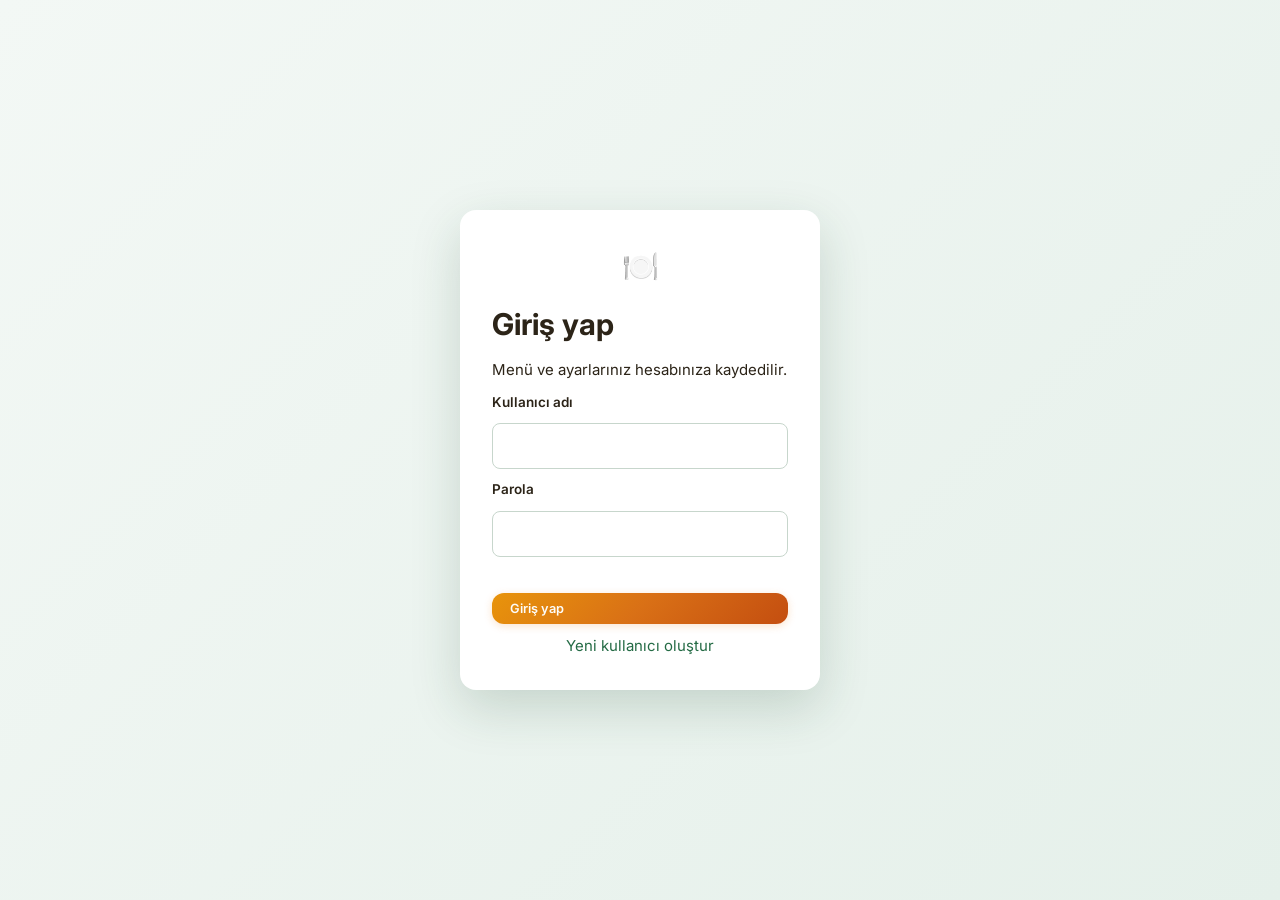
<file: index.html>
<!DOCTYPE html>
<html lang="tr">
<head>
  <meta charset="UTF-8">
  <meta name="viewport" content="width=device-width, initial-scale=1.0">
  <meta name="description" content="Haftalık yemek menüsü planlama ve otomatik kalori hesaplama. 150+ Türk yemeği veritabanı.">
  <title>Kalori Hesapla — Haftalık Yemek Planlama</title>
  <link rel="icon" href="data:image/svg+xml,<svg xmlns='http://www.w3.org/2000/svg' viewBox='0 0 100 100'><text y='.9em' font-size='90'>🍽️</text></svg>">
  <link rel="stylesheet" href="css/style.css">
</head>
<body>

  <div class="auth-overlay" id="auth-overlay" hidden>
    <form class="auth-card" id="auth-form">
      <div class="auth-icon" aria-hidden="true">🍽️</div>
      <h1 id="auth-title">Giriş yap</h1>
      <p>Menü ve ayarlarınız hesabınıza kaydedilir.</p>
      <label for="auth-username">Kullanıcı adı</label>
      <input id="auth-username" autocomplete="username" required maxlength="32" autofocus>
      <label for="auth-password">Parola</label>
      <input id="auth-password" type="password" autocomplete="current-password" required minlength="4">
      <p class="auth-error" id="auth-error" role="alert"></p>
      <button class="btn btn-primary" id="auth-submit" type="submit">Giriş yap</button>
      <button class="auth-switch" id="auth-switch" type="button">Yeni kullanıcı oluştur</button>
    </form>
  </div>

  <!-- ══════════ HEADER ══════════ -->
  <header class="app-header">
    <div class="header-content">
      <div class="header-left">
        <div class="app-logo">
          <span class="app-logo-icon">🍽️</span>
          <h1>Kalori Hesapla</h1>
        </div>
        <nav class="tab-nav">
          <button class="tab-btn active" data-tab="planner">📋 Haftalık Menü</button>
          <button class="tab-btn" data-tab="foods">🍽️ Yemekler ve Kaloriler</button>
          <button class="tab-btn" data-tab="logs">🕘 İşlem Geçmişi</button>
        </nav>
      </div>

      <div class="header-right">
        <div class="week-selector" id="planner-controls">
          <button class="week-nav-btn" id="btn-prev-week" title="Önceki hafta">◀</button>
          <span class="week-label" id="week-label">Bu Hafta</span>
          <button class="week-nav-btn" id="btn-next-week" title="Sonraki hafta">▶</button>
          <input type="date" class="week-date-input" id="week-date-input" title="Tarih seç">
        </div>
        <div class="header-controls" id="planner-actions">
          <button class="btn btn-primary" id="btn-auto-fill" title="Haftalık menüyü otomatik doldur"><span>🎲</span> Otomatik Doldur</button>
          <button type="button" class="btn btn-export-excel" id="btn-export-excel" title="Haftalık menüyü Excel dosyası olarak indir">
            <span aria-hidden="true">📊</span><span>Excel'e Aktar</span>
          </button>
          <button class="btn btn-danger" id="btn-clear-week" title="Haftadaki eklenmiş yemekleri temizle"><span>🧹</span> Temizle</button>
          <button class="btn btn-primary" id="btn-new-week"><span>➕</span> Yeni Hafta</button>
          <div class="saved-weeks-wrapper" style="position:relative;">
            <button class="btn" id="btn-saved-weeks"><span>📋</span> Kayıtlı</button>
            <div class="weeks-dropdown" id="weeks-dropdown">
              <div class="weeks-dropdown-header">📋 Kayıtlı Haftalar</div>
              <div id="weeks-list"></div>
            </div>
          </div>
          <details class="header-more">
            <summary class="btn" title="Dışa aktarma ve yazdırma işlemleri">Diğer İşlemler</summary>
            <div class="header-more-menu">
              <button class="btn" id="btn-export" title="JSON olarak dışa aktar">JSON Dışa Aktar</button>
              <button class="btn" id="btn-import" title="JSON dosyası içe aktar">JSON İçe Aktar</button>
              <button class="btn" id="btn-print" title="Yazdırma görünümü">Yazdır</button>
            </div>
          </details>
        </div>
        <details class="header-backup" id="backup-actions">
          <summary class="btn header-backup-btn" title="Tüm uygulama verilerini yedekle veya geri yükle"><span aria-hidden="true">💾</span> Yedek</summary>
          <div class="header-more-menu backup-menu">
            <strong>Tüm verileri taşı</strong>
            <span>Haftalar, yemekler, kaloriler, alerjenler ve ayarlar</span>
            <button class="btn" id="btn-backup-all" type="button"><span aria-hidden="true">↓</span> Tam yedeği indir</button>
            <button class="btn" id="btn-restore-all" type="button"><span aria-hidden="true">↑</span> Yedekten geri yükle</button>
            <small>JSON yedeği mevcut kayıtları silmeden birleştirilir.</small>
          </div>
        </details>
        <button class="btn header-help-btn" id="btn-help" type="button" title="Kullanım yardımını aç" aria-haspopup="dialog" aria-controls="help-overlay">
          <span class="header-help-icon" aria-hidden="true">?</span><span>Yardım</span>
        </button>
        <div class="user-menu">
          <span id="current-username"></span>
          <button class="btn" id="btn-logout" type="button">Çıkış</button>
        </div>
      </div>
    </div>
  </header>

  <!-- ════════════════════════════════════
       TAB 1: MENÜ PLANLAMA
       ════════════════════════════════════ -->
  <main class="app-main" id="tab-planner">

    <!-- Stats Bar -->
    <section class="stats-bar">
      <div class="stat-card">
        <div class="stat-label">Haftalık Toplam</div>
        <div><span class="stat-value" id="stat-weekly-cal">0</span> <span class="stat-unit">kcal</span></div>
      </div>
      <div class="stat-card">
        <div class="stat-label">Günlük Ortalama</div>
        <div><span class="stat-value" id="stat-daily-cal">0</span> <span class="stat-unit">kcal</span></div>
      </div>
      <div class="stat-card">
        <div class="stat-label">Öğün Sayısı</div>
        <div><span class="stat-value" id="stat-meal-count">0</span> <span class="stat-unit">öğün</span></div>
      </div>
      <div class="stat-card">
        <div class="stat-label">Toplam Yemek</div>
        <div><span class="stat-value" id="stat-food-count">0</span> <span class="stat-unit">adet</span></div>
      </div>
      <div class="stat-card stat-card-goal">
        <div class="stat-label">Günlük Hedef</div>
        <div class="stat-goal-row">
          <input type="number" class="goal-input" id="goal-input" value="2000" min="500" max="5000" step="100">
          <span class="stat-unit">kcal</span>
        </div>
      </div>
    </section>

    <details class="allergen-settings">
      <summary class="allergen-settings-summary">
        <span class="allergen-settings-summary-title">⚠ Alerjen kısıtları</span>
        <span class="allergen-settings-summary-value" id="allergen-settings-summary-value">Alerjen seçilmedi</span>
      </summary>
      <div class="allergen-settings-content" aria-labelledby="allergen-settings-title">
        <div class="allergen-settings-heading">
          <div>
            <h2 id="allergen-settings-title">Kaçınılan alerjenler</h2>
            <p>Otomatik menüde kullanılmamasını istediklerinizi seçin.</p>
            <p class="allergen-code-help">Köşeli parantez içindeki ifadeler uygulamanın teknik alerjen kodlarıdır.</p>
          </div>
          <button class="btn btn-sm" id="btn-reset-allergen-preferences" type="button">Sıfırla</button>
        </div>
        <div class="allergen-settings-grid" id="allergen-preferences-grid"></div>
        <details class="allergen-settings-advanced">
          <summary>Gelişmiş filtre kuralları</summary>
          <div class="allergen-preference-options">
            <label class="allergen-option" for="pref-possible-unsafe">
              <input type="checkbox" id="pref-possible-unsafe">
              <span>Tarife göre bulunabilecekleri de çıkar</span>
            </label>
            <label class="allergen-option" for="pref-may-contain-unsafe">
              <input type="checkbox" id="pref-may-contain-unsafe">
              <span>Çapraz temas uyarısı olanları da çıkar</span>
            </label>
            <label class="allergen-option" for="pref-exclude-unknown">
              <input type="checkbox" id="pref-exclude-unknown">
              <span>Bilgisi bilinmeyen yemekleri çıkar</span>
            </label>
          </div>
        </details>
        <p class="allergen-health-notice">Alerjen bilgileri genel bilgilendirme amaçlıdır. Tarifler, kullanılan ürünler ve hazırlama koşulları değişebilir. Ciddi alerjisi bulunan kullanıcılar malzeme listesini, ürün etiketini ve çapraz temas riskini ayrıca kontrol etmelidir.</p>
      </div>
    </details>

    <!-- Menu Grid -->
    <section class="menu-grid" id="menu-grid"></section>

  </main>

  <!-- ════════════════════════════════════
       TAB 2: YEMEK YÖNETİMİ
       ════════════════════════════════════ -->
  <main class="app-main hidden" id="tab-foods">

    <div class="food-mgmt">
      <!-- Header -->
      <div class="food-mgmt-header">
        <div>
          <h2 class="food-mgmt-title">Yemekler ve Kaloriler</h2>
          <span class="food-mgmt-subtitle" id="food-total-count">0 yemek</span>
        </div>
        <button class="btn btn-primary" id="btn-add-food"><span>➕</span> Yeni Yemek Ekle</button>
      </div>

      <!-- Add Food Form (hidden) -->
      <div class="food-add-form hidden" id="food-add-form">
        <h3>Yeni Yemek Ekle</h3>
        <div class="food-form-grid">
          <div class="form-group">
            <label for="new-food-name">Yemek Adı</label>
            <input type="text" id="new-food-name" placeholder="Örn: Ev Yapımı Çorba" class="form-input">
          </div>
          <div class="form-group">
            <label for="new-food-cal">Kalori (kcal)</label>
            <input type="number" id="new-food-cal" placeholder="150" min="0" max="9999" class="form-input">
          </div>
          <div class="form-group">
            <label for="new-food-cat">Kategori</label>
            <select id="new-food-cat" class="form-input">
              <option value="corba">🍲 Çorbalar</option>
              <option value="ana_et">🍗 Et / Tavuk</option>
              <option value="ana_sebze">🥘 Sebze Yemekleri</option>
              <option value="pilav">🍚 Pilavlar</option>
              <option value="makarna">🍝 Makarnalar</option>
              <option value="borek">🥟 Börekler</option>
              <option value="salata">🥗 Salatalar</option>
              <option value="icecek">🥛 İçecekler</option>
              <option value="tatli">🍮 Tatlılar</option>
              <option value="meyve">🍎 Meyveler</option>
              <option value="diger" selected>🍽️ Diğer</option>
            </select>
          </div>
          <div class="form-group">
            <label for="new-food-portion">Porsiyon</label>
            <input type="text" id="new-food-portion" placeholder="1 porsiyon" class="form-input">
          </div>
        </div>
        <div class="allergen-editor" id="new-food-allergen-editor" aria-label="Yeni yemek alerjen bilgileri"></div>
        <div class="food-form-actions">
          <button class="btn btn-primary" id="food-form-save">✓ Kaydet</button>
          <button class="btn" id="food-form-cancel">İptal</button>
        </div>
      </div>

      <!-- Filters -->
      <div class="food-mgmt-filters">
        <div class="food-search-wrap">
          <span class="food-search-icon">🔍</span>
          <input type="text" id="food-mgmt-search" placeholder="Yemek adı ile ara..." class="food-mgmt-search-input">
        </div>
        <div class="food-filter-row">
          <label class="sr-only" for="food-category-filter">Kategori</label>
          <select id="food-category-filter" class="form-input food-category-filter">
            <option value="all">Tüm kategoriler</option>
            <option value="corba">🍲 Çorbalar</option>
            <option value="ana_et">🍗 Et / Tavuk</option>
            <option value="ana_sebze">🥘 Sebze Yemekleri</option>
            <option value="pilav">🍚 Pilavlar</option>
            <option value="makarna">🍝 Makarnalar</option>
            <option value="borek">🥟 Börekler</option>
            <option value="salata">🥗 Salatalar</option>
            <option value="icecek">🥛 İçecekler</option>
            <option value="tatli">🍮 Tatlılar</option>
            <option value="meyve">🍎 Meyveler</option>
            <option value="diger">🍽️ Diğer</option>
          </select>
          <details class="food-advanced-filters">
            <summary class="btn">Alerjen filtresi</summary>
            <div class="allergen-filter" aria-label="Alerjen filtresi">
              <label for="food-allergen-filter-id">Alerjen</label>
              <select id="food-allergen-filter-id" class="form-input">
                <option value="">Alerjen seçin</option>
              </select>
              <label for="food-allergen-filter-mode">Göster</label>
              <select id="food-allergen-filter-mode" class="form-input">
                <option value="all">Tüm yemekler</option>
                <option value="contains">İçerenler</option>
                <option value="possibleContains">Tarife göre içerebilenler</option>
                <option value="mayContain">Çapraz temas uyarısı olanlar</option>
                <option value="unknown">Bilgisi bilinmeyenler</option>
                <option value="conflict">Tercihlerimle çakışanlar</option>
                <option value="profileWithout">Kayıtlı profilde bulunmayanlar</option>
              </select>
            </div>
          </details>
        </div>
      </div>

      <!-- Food List -->
      <div class="food-mgmt-list" id="food-mgmt-list"></div>
    </div>

  </main>

  <!-- ════════════════════════════════════
       TAB 3: İŞLEM GEÇMİŞİ
       ════════════════════════════════════ -->
  <main class="app-main hidden" id="tab-logs">
    <section class="audit-panel">
      <div class="audit-header">
        <div>
          <h2>İşlem Geçmişi</h2>
          <p>Hesabınızdaki veri değişiklikleri, oturumlar ve dışa aktarma işlemleri sunucuda kaydedilir.</p>
        </div>
        <button class="btn" id="btn-refresh-logs" type="button">↻ Yenile</button>
      </div>

      <div class="audit-filters" aria-label="İşlem geçmişi filtreleri">
        <label>
          İşlem türü
          <select class="form-input" id="audit-category">
            <option value="">Tüm işlemler</option>
            <option value="menu">Menü</option>
            <option value="food">Yemek</option>
            <option value="calorie">Kalori</option>
            <option value="allergen">Alerjen</option>
            <option value="favorite">Favori</option>
            <option value="settings">Ayar</option>
            <option value="export">İndirme / çıktı</option>
            <option value="auth">Oturum</option>
          </select>
        </label>
        <label>
          Başlangıç
          <input class="form-input" id="audit-from" type="date">
        </label>
        <label>
          Bitiş
          <input class="form-input" id="audit-to" type="date">
        </label>
        <label class="audit-search-label">
          Ara
          <input class="form-input" id="audit-search" type="search" placeholder="İşlem, hafta veya kullanıcı">
        </label>
      </div>

      <p class="audit-summary" id="audit-summary">Kayıtlar yükleniyor…</p>
      <div class="audit-table-wrap">
        <table class="audit-table">
          <thead>
            <tr>
              <th>Tarih ve saat</th>
              <th>Kullanıcı</th>
              <th>İşlem</th>
              <th>Etkilenen kayıt</th>
              <th>Değişiklik</th>
              <th>Bağlantı</th>
            </tr>
          </thead>
          <tbody id="audit-log-list"></tbody>
        </table>
      </div>
    </section>
  </main>

  <!-- ══════════ SEARCH OVERLAY ══════════ -->
  <div class="search-overlay" id="search-overlay">
    <div class="search-modal" role="dialog" aria-label="Yemek arama">
      <div class="search-header">
        <div class="search-context" id="search-context"></div>
        <div class="search-input-wrapper">
          <span class="search-input-icon">🔍</span>
          <input type="text" class="search-input" id="search-input"
                 placeholder="Yemek adı yazın... (örn: mercimek, pilav, tavuk)"
                 autocomplete="off" spellcheck="false">
        </div>
      </div>
      <div class="search-results" id="search-results"></div>
    </div>
  </div>

  <!-- ══════════ HELP DIALOG ══════════ -->
  <div class="help-overlay" id="help-overlay" aria-hidden="true">
    <div class="help-dialog" role="dialog" aria-modal="true" aria-labelledby="help-title" tabindex="-1">
      <header class="help-header">
        <div>
          <span class="help-eyebrow">Kullanım Kılavuzu</span>
          <h2 id="help-title">Kalori Hesapla Yardım</h2>
        </div>
        <button class="help-close" id="btn-close-help" type="button" aria-label="Yardımı kapat" title="Kapat">&#10005;</button>
      </header>

      <div class="help-layout">
        <nav class="help-nav" aria-label="Yardım bölümleri">
          <a href="#help-start">Hızlı başlangıç</a>
          <a href="#help-foods">Yemek yönetimi</a>
          <a href="#help-planner">Haftalık menü</a>
          <a href="#help-allergens">Alerjenler</a>
          <a href="#help-excel">Excel ve yazdırma</a>
          <a href="#help-backup">Kayıt ve yedek</a>
          <a href="#help-audit">İşlem geçmişi</a>
        </nav>

        <div class="help-content">
          <section class="help-section" id="help-start">
            <h3>Hızlı başlangıç</h3>
            <ol>
              <li><strong>Yemekler ve Kaloriler</strong> sekmesinde yemeklerin porsiyon ve kalori bilgilerini kontrol edin.</li>
              <li>Gerekli yemekleri ve alerjen bilgilerini ekleyin veya düzenleyin.</li>
              <li><strong>Haftalık Menü</strong> sekmesinde boş bir alana tıklayarak yemek seçin.</li>
              <li>Hazır listeyi <strong>Excel'e Aktar</strong> ile indirin veya <strong>Diğer İşlemler &gt; Yazdır</strong> ile yazdırın.</li>
            </ol>
          </section>

          <section class="help-section" id="help-foods">
            <h3>Yemek ve kalori yönetimi</h3>
            <ol>
              <li>Üst menüden <strong>Yemekler ve Kaloriler</strong> sekmesini açın.</li>
              <li>Yeni kayıt için <strong>Yeni Yemek Ekle</strong> düğmesine basın; yemek adı, bir porsiyonun kalorisi, kategori ve porsiyon açıklamasını girin.</li>
              <li>Mevcut bir yemeğin kalorisini değiştirmek için listedeki <strong>kcal</strong> alanını düzenleyin. Yerleşik yemekte geri alma düğmesiyle kaynak değere dönebilirsiniz.</li>
              <li>Yıldız düğmesi yemeği favorilere ekler. Özel yemekler çöp kutusu düğmesiyle silinebilir.</li>
            </ol>
            <p class="help-note"><strong>Kalori hesabı:</strong> Menüdeki değer, yemeğin kayıtlı bir porsiyon kalorisi ile seçilen porsiyon katsayısının çarpımıdır.</p>
          </section>

          <section class="help-section" id="help-planner">
            <h3>Haftalık menü hazırlama</h3>
            <ol>
              <li><strong>Haftalık Menü</strong> sekmesini açın ve oklarla veya tarih alanıyla haftayı seçin.</li>
              <li>Öğle ya da akşam bölümündeki boş satıra tıklayın; açılan aramadan yemeği seçin.</li>
              <li><strong>1x</strong> porsiyon düğmesine basarak 0.5x, 1x, 1.5x ve 2x seçenekleri arasında geçin.</li>
              <li>Bir günü hızlı hazırlamak için gün başlığındaki <strong>Doldur</strong>, bütün hafta için <strong>Otomatik Doldur</strong> düğmesini kullanın.</li>
              <li>Günlük ve öğün toplamları her değişiklikten sonra otomatik hesaplanır. Günlük hedef üstteki kalori alanından değiştirilebilir.</li>
            </ol>
            <p class="help-note">Otomatik doldurma, seçili alerjen kurallarına uyan aday bulamazsa ilgili alanları boş bırakır; kısıtlamaları kendiliğinden gevşetmez.</p>
          </section>

          <section class="help-section" id="help-allergens">
            <h3>Alerjen bilgileri ve uyarılar</h3>
            <ol>
              <li>Yemek listesinde <strong>Alerjenleri düzenle</strong> düğmesini açın.</li>
              <li><strong>İçerdiği Alerjenler</strong> alanına tarifte veya üründe bulunduğu bilinenleri girin.</li>
              <li><strong>Tarife Göre Bulunabilir</strong> alanını tarife göre değişebilen içerikler için kullanın.</li>
              <li><strong>Çapraz Temas Uyarısı</strong> alanını yalnızca ortak üretim hattı, ekipman veya etiket uyarısı gibi çapraz temas bilgileri için kullanın.</li>
              <li>Bilgi doğrulanmadıysa durumu <strong>Alerjen bilgisi bilinmiyor</strong> olarak bırakın ve gerekiyorsa not ekleyin.</li>
            </ol>
            <p class="help-note"><strong>Teknik kodlar:</strong> <code>milk</code>, <code>egg</code> ve <code>gluten_cereals</code> gibi köşeli parantez içinde görünen değerler uygulamanın veri kodlarıdır.</p>
            <p class="help-warning">Haftalık menüde kırmızı uyarılar bilinen içeriği, turuncu uyarılar tarif değişkenliğini, sarı uyarılar çapraz teması ve gri soru işareti bilinmeyen profili gösterir. Bilgi yalnızca renkle değil, metinle de belirtilir.</p>
            <p class="help-health">Alerjen bilgileri genel bilgilendirme amaçlıdır. Tarifler, kullanılan ürünler ve hazırlama koşulları değişebilir. Ciddi alerjisi bulunan kullanıcılar malzeme listesini, ürün etiketini ve çapraz temas riskini ayrıca kontrol etmelidir.</p>
          </section>

          <section class="help-section" id="help-excel">
            <h3>Excel ve yazdırma</h3>
            <ol>
              <li>Hazırlanan haftayı üstteki görünür <strong>Excel'e Aktar</strong> düğmesiyle indirin.</li>
              <li><strong>Plan</strong> sayfası duvara asılabilecek sade haftalık görünümü içerir.</li>
              <li><strong>Alerjenler</strong> sayfası kesin içerik, tarif değişkenliği, çapraz temas, durum ve tercih çakışmalarını ayrıntılı gösterir.</li>
              <li><strong>Detay</strong> sayfası porsiyon ve kalori hesaplarını satır bazında incelemek içindir.</li>
              <li>Doğrudan çıktı için <strong>Diğer İşlemler &gt; Yazdır</strong> yolunu kullanın.</li>
            </ol>
          </section>

          <section class="help-section" id="help-backup">
            <h3>Kayıtlı haftalar ve yedekleme</h3>
            <ol>
              <li>Menü değişiklikleri tarayıcıda otomatik saklanır. <strong>Kayıtlı</strong> düğmesiyle diğer haftaları açabilirsiniz.</li>
              <li><strong>Yeni Hafta</strong> yeni bir haftalık plan oluşturur; mevcut kayıtlı haftaları silmez.</li>
              <li>Başka bilgisayara geçmek için üstteki <strong>Yedek &gt; Tam yedeği indir</strong> seçeneğiyle tek bir JSON dosyası oluşturun.</li>
              <li>Yeni bilgisayarda uygulamayı açıp <strong>Yedek &gt; Yedekten geri yükle</strong> seçeneğinden bu dosyayı seçin.</li>
              <li>Tam yedek; bütün haftaları, özel yemekleri, kalori ve alerjen düzenlemelerini, favorileri, günlük hedefi ve alerjen tercihlerini taşır.</li>
              <li><strong>Diğer İşlemler &gt; JSON Dışa Aktar</strong> ise yalnızca açık olan haftayı paylaşmak içindir.</li>
            </ol>
            <p class="help-note">Tarayıcı verileri yalnızca aynı adres ve tarayıcı profilinde otomatik görünür. Farklı bilgisayar, tarayıcı veya adres için tam JSON yedeğini kullanın.</p>
            <p class="help-note">Geri yükleme mevcut kayıtları silmez; verileri birleştirir. Aynı hafta kimliği iki tarafta da varsa yedek dosyasındaki hafta kullanılır.</p>
          </section>

          <section class="help-section" id="help-audit">
            <h3>İşlem geçmişi</h3>
            <ol>
              <li>Üst menüden <strong>İşlem Geçmişi</strong> sekmesini açın.</li>
              <li>Menü, yemek, kalori, alerjen, ayar, oturum ve indirme kayıtlarını işlem türüne veya tarih aralığına göre filtreleyin.</li>
              <li><strong>Önce / sonra</strong> bağlantısını açarak değişiklikten önceki ve sonraki değerleri inceleyin.</li>
              <li>Herkese açık Excel indirmeleri anonim kullanıcı adı ve maskelenmiş bağlantı bilgisiyle gösterilir.</li>
            </ol>
            <p class="help-note">İşlem kayıtları sunucuda tutulur; uygulama arayüzünden değiştirilemez veya silinemez.</p>
          </section>
        </div>
      </div>
    </div>
  </div>

  <!-- ══════════ TOASTS ══════════ -->
  <div class="toast-container" id="toast-container"></div>

  <!-- ══════════ SCRIPTS ══════════ -->
  <script src="js/allergens.js"></script>
  <script src="js/data.js"></script>
  <script src="js/storage.js"></script>
  <script src="js/xlsx-js-style.min.js"></script>
  <script src="js/app.js"></script>

</body>
</html>
</file>
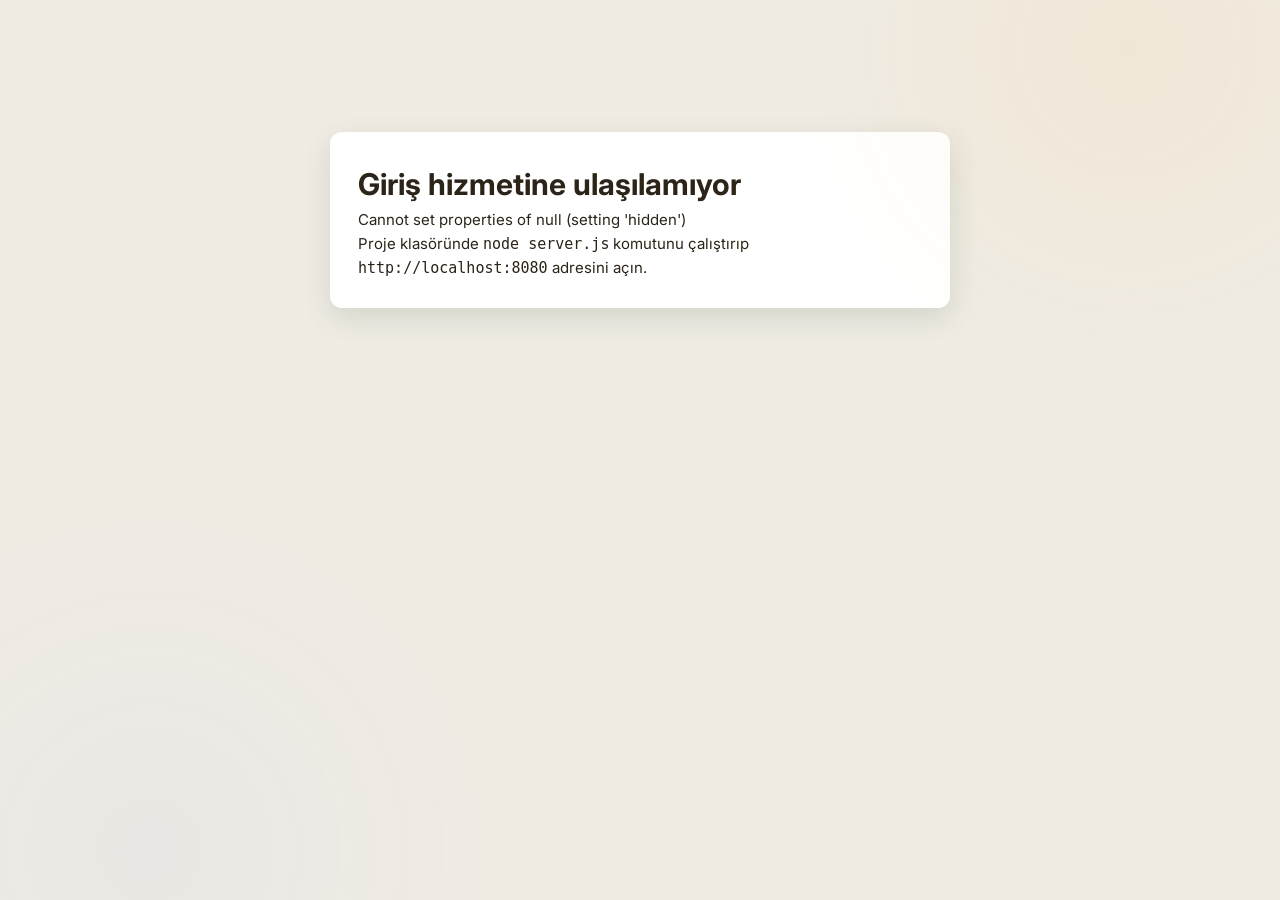
<file: tests/allergens.test.html>
<!DOCTYPE html>
<html lang="tr">
<head>
  <meta charset="UTF-8">
  <meta name="viewport" content="width=device-width, initial-scale=1.0">
  <title>Alerjen Testleri</title>
  <link rel="stylesheet" href="../css/style.css">
  <style>
    body { padding: 24px; }
    .test-shell { max-width: 980px; margin: 0 auto; }
    .test-results { display: grid; gap: 8px; margin-top: 16px; }
    .test-result { padding: 10px 12px; border: 1px solid var(--border); border-radius: 8px; background: var(--bg-surface); }
    .test-result.pass { border-left: 4px solid var(--success); }
    .test-result.fail { border-left: 4px solid var(--danger); }
    .test-summary { color: var(--text-secondary); }
    .test-host { display: none; }
  </style>
</head>
<body>
  <main class="test-shell">
    <h1>Alerjen Yönetimi Testleri</h1>
    <p class="test-summary" id="test-summary">Testler hazırlanıyor...</p>
    <div class="test-results" id="test-results" aria-live="polite"></div>
  </main>

  <!-- app.js için görünmeyen, gerçek DOM hedefleri -->
  <div class="test-host" aria-hidden="true">
    <div id="menu-grid"></div><input id="search-input"><div id="search-results"></div><div id="search-context"></div>
    <div id="search-overlay"></div><span id="week-label"></span><input id="week-date-input"><div id="toast-container"></div>
    <span id="stat-weekly-cal">0</span><span id="stat-daily-cal">0</span><span id="stat-meal-count"></span><span id="stat-food-count"></span>
    <div id="weeks-dropdown"></div><div id="weeks-list"></div><input id="goal-input"><div id="tab-planner"></div><div id="tab-foods"></div>
    <div id="planner-controls"></div><div id="planner-actions"></div>
    <input id="food-mgmt-search"><div id="food-mgmt-list"></div><div id="food-add-form"></div><span id="food-total-count"></span>
    <div id="allergen-preferences-grid"></div><input id="pref-possible-unsafe" type="checkbox"><input id="pref-may-contain-unsafe" type="checkbox"><input id="pref-exclude-unknown" type="checkbox">
    <span id="allergen-settings-summary-value"></span><select id="food-category-filter"><option value="all">all</option></select>
    <div id="new-food-allergen-editor" class="allergen-editor"></div><select id="food-allergen-filter-id"></select><select id="food-allergen-filter-mode"><option value="all">all</option></select>
    <button id="btn-help" type="button">Yardım</button>
    <button id="btn-backup-all" type="button">Tam yedek</button><button id="btn-restore-all" type="button">Geri yükle</button><details id="backup-actions"></details>
    <div id="help-overlay" aria-hidden="true"><div class="help-dialog" tabindex="-1"><button id="btn-close-help" type="button">Kapat</button></div></div>
  </div>

  <script>
    window.__allergenTestKeys = [
      'kalori_haftalik_menuler', 'kalori_ayarlar', 'kalori_custom_foods',
      'kalori_favorites', 'kalori_calorie_overrides', 'kalori_allergen_overrides'
    ];
    window.__allergenTestSnapshot = Object.fromEntries(
      window.__allergenTestKeys.map(key => [key, localStorage.getItem(key)])
    );
    window.__allergenTestErrors = [];
    window.addEventListener('error', event => window.__allergenTestErrors.push(event.message || String(event.error || 'Bilinmeyen hata')));
  </script>
  <script src="../js/allergens.js"></script>
  <script src="../js/data.js"></script>
  <script src="../js/storage.js"></script>
  <script src="../js/xlsx-js-style.min.js"></script>
  <script src="../js/app.js"></script>
  <script src="allergens.test.js"></script>
</body>
</html>
</file>
<file: css/style.css>
@import url('https://fonts.googleapis.com/css2?family=Inter:wght@300;400;500;600;700;800&display=swap');

/* ═══════════════════════════════════════
   DESIGN TOKENS — WARM CREAM THEME
   ═══════════════════════════════════════ */
:root {
  /* Background layers — warm cream/sand tones */
  --bg-base: #f0ece4;
  --bg-surface: #faf8f4;
  --bg-card: #faf8f4;
  --bg-card-hover: #f5f1ea;
  --bg-elevated: #fdfcf9;
  --bg-input: #eee9e0;

  /* Text — warm dark tones */
  --text-primary: #2c2418;
  --text-secondary: #6b5f50;
  --text-muted: #a09383;
  --text-inverse: #fdfcf9;

  /* Accent — Warm orange/amber */
  --accent: #d97016;
  --accent-light: #e8940b;
  --accent-dark: #b85c0a;
  --accent-glow: rgba(217, 112, 22, 0.09);
  --accent-gradient: linear-gradient(135deg, #e8940b 0%, #d97016 50%, #c44e10 100%);

  /* Secondary accent — muted teal */
  --accent2: #3a8a7a;
  --accent2-glow: rgba(58, 138, 122, 0.08);

  /* Status colors */
  --success: #3a8a5c;
  --success-bg: rgba(58, 138, 92, 0.08);
  --warning: #b58a1a;
  --danger: #c0392b;
  --danger-bg: rgba(192, 57, 43, 0.07);
  --info: #2e6ea6;
  --info-bg: rgba(46, 110, 166, 0.07);

  /* Category colors — slightly warmer/muted */
  --cat-corba: #d97016;
  --cat-ana-et: #c0392b;
  --cat-ana-sebze: #3a8a5c;
  --cat-pilav: #7c54b8;
  --cat-makarna: #d46a1a;
  --cat-borek: #b84575;
  --cat-salata: #2d8a6e;
  --cat-icecek: #2e6ea6;
  --cat-tatli: #a61838;
  --cat-meyve: #5a8c1a;
  --cat-diger: #7a7060;

  /* Borders — warm */
  --border: #e0d8cc;
  --border-light: #e8e2d8;

  /* Radius */
  --radius-sm: 8px;
  --radius-md: 12px;
  --radius-lg: 18px;
  --radius-xl: 24px;
  --radius-full: 9999px;

  /* Shadows — warmer tone */
  --shadow-xs: 0 1px 2px rgba(60,40,10,0.04);
  --shadow-sm: 0 2px 8px rgba(60,40,10,0.06);
  --shadow-md: 0 4px 20px rgba(60,40,10,0.08);
  --shadow-lg: 0 12px 40px rgba(60,40,10,0.12);
  --shadow-glow: 0 4px 24px rgba(217, 112, 22, 0.14);

  /* Transitions */
  --transition-fast: 150ms ease;
  --transition-base: 250ms ease;
  --transition-slow: 400ms ease;

  /* Spacing */
  --space-xs: 4px;
  --space-sm: 8px;
  --space-md: 16px;
  --space-lg: 24px;
  --space-xl: 32px;
  --space-2xl: 48px;
}

/* ═══════════════════════════════════════
   RESETS & BASE
   ═══════════════════════════════════════ */
*, *::before, *::after {
  margin: 0;
  padding: 0;
  box-sizing: border-box;
}

html {
  font-size: 15px;
  scroll-behavior: smooth;
}

body {
  font-family: 'Inter', -apple-system, BlinkMacSystemFont, sans-serif;
  background: var(--bg-base);
  color: var(--text-primary);
  line-height: 1.6;
  min-height: 100vh;
  overflow-x: hidden;
}

/* Subtle background pattern */
body::before {
  content: '';
  position: fixed;
  top: -300px;
  right: -200px;
  width: 700px;
  height: 700px;
  background: radial-gradient(circle, rgba(245,158,11,0.06) 0%, transparent 70%);
  pointer-events: none;
  z-index: 0;
}

body::after {
  content: '';
  position: fixed;
  bottom: -300px;
  left: -200px;
  width: 700px;
  height: 700px;
  background: radial-gradient(circle, rgba(99,102,241,0.04) 0%, transparent 70%);
  pointer-events: none;
  z-index: 0;
}

/* ═══════════════════════════════════════
   AUDIT LOG
   ═══════════════════════════════════════ */
.audit-panel {
  display: grid;
  gap: var(--space-lg);
}

.audit-header {
  display: flex;
  align-items: flex-start;
  justify-content: space-between;
  gap: var(--space-lg);
}

.audit-header h2 {
  font-size: 1.45rem;
  margin-bottom: 4px;
}

.audit-header p,
.audit-summary {
  color: var(--text-secondary);
}

.audit-filters {
  display: grid;
  grid-template-columns: minmax(170px, 0.8fr) minmax(150px, 0.6fr) minmax(150px, 0.6fr) minmax(240px, 1.4fr);
  gap: var(--space-md);
  padding: var(--space-md);
  border: 1px solid var(--border);
  border-radius: var(--radius-md);
  background: var(--bg-surface);
}

.audit-filters label {
  display: grid;
  gap: 6px;
  color: var(--text-secondary);
  font-size: 0.8rem;
  font-weight: 600;
}

.audit-table-wrap {
  overflow-x: auto;
  border: 1px solid var(--border);
  border-radius: var(--radius-md);
  background: var(--bg-surface);
}

.audit-table {
  width: 100%;
  min-width: 1050px;
  border-collapse: collapse;
  font-size: 0.82rem;
}

.audit-table th,
.audit-table td {
  padding: 12px 14px;
  border-bottom: 1px solid var(--border-light);
  text-align: left;
  vertical-align: top;
}

.audit-table th {
  position: sticky;
  top: 0;
  z-index: 1;
  background: var(--bg-input);
  color: var(--text-secondary);
  font-size: 0.75rem;
  text-transform: uppercase;
  letter-spacing: 0.04em;
}

.audit-table tbody tr:last-child td {
  border-bottom: none;
}

.audit-table tbody tr:hover {
  background: var(--bg-card-hover);
}

.audit-date {
  white-space: nowrap;
}

.audit-table td small {
  display: block;
  max-width: 280px;
  margin-top: 4px;
  color: var(--text-muted);
  overflow-wrap: anywhere;
}

.audit-category {
  display: inline-block;
  padding: 3px 8px;
  border-radius: var(--radius-full);
  background: var(--info-bg);
  color: var(--info);
  font-weight: 600;
}

.audit-category-menu,
.audit-category-food {
  background: var(--success-bg);
  color: var(--success);
}

.audit-category-allergen {
  background: var(--danger-bg);
  color: var(--danger);
}

.audit-category-export {
  background: var(--accent-glow);
  color: var(--accent-dark);
}

.audit-change summary {
  color: var(--accent-dark);
  cursor: pointer;
  font-weight: 600;
}

.audit-change div {
  margin-top: 8px;
}

.audit-change pre {
  max-width: 330px;
  max-height: 160px;
  overflow: auto;
  margin-top: 3px;
  padding: 8px;
  border-radius: var(--radius-sm);
  background: var(--bg-input);
  white-space: pre-wrap;
  overflow-wrap: anywhere;
  font: 0.75rem/1.45 ui-monospace, SFMono-Regular, Consolas, monospace;
}

.audit-connection {
  max-width: 150px;
  color: var(--text-muted);
  overflow-wrap: anywhere;
}

.audit-empty {
  padding: 32px !important;
  color: var(--text-secondary);
  text-align: center !important;
}

@media (max-width: 900px) {
  .audit-filters {
    grid-template-columns: 1fr 1fr;
  }

  .audit-search-label {
    grid-column: 1 / -1;
  }
}

@media (max-width: 560px) {
  .audit-header {
    align-items: stretch;
    flex-direction: column;
  }

  .audit-filters {
    grid-template-columns: 1fr;
  }

  .audit-search-label {
    grid-column: auto;
  }
}

/* ═══════════════════════════════════════
   HEADER
   ═══════════════════════════════════════ */
.app-header {
  position: sticky;
  top: 0;
  z-index: 100;
  background: rgba(250, 248, 244, 0.85);
  backdrop-filter: blur(20px);
  -webkit-backdrop-filter: blur(20px);
  border-bottom: 1px solid var(--border);
  padding: var(--space-md) var(--space-xl);
  box-shadow: 0 1px 3px rgba(0,0,0,0.03);
}

.header-content {
  max-width: 1600px;
  margin: 0 auto;
  display: flex;
  align-items: center;
  justify-content: space-between;
  gap: var(--space-lg);
  flex-wrap: wrap;
}

.app-logo {
  display: flex;
  align-items: center;
  gap: var(--space-sm);
}

.app-logo-icon {
  font-size: 1.8rem;
  filter: drop-shadow(0 2px 4px rgba(232,114,12,0.2));
}

.app-logo h1 {
  font-size: 1.3rem;
  font-weight: 800;
  background: var(--accent-gradient);
  -webkit-background-clip: text;
  -webkit-text-fill-color: transparent;
  background-clip: text;
  letter-spacing: 0;
}

.header-controls {
  display: flex;
  align-items: center;
  gap: var(--space-sm);
  flex-wrap: wrap;
}

/* ═══════════════════════════════════════
   BUTTONS
   ═══════════════════════════════════════ */
.btn {
  display: inline-flex;
  align-items: center;
  gap: var(--space-sm);
  padding: 8px 18px;
  border: 1px solid var(--border);
  border-radius: var(--radius-md);
  background: var(--bg-surface);
  color: var(--text-primary);
  font-family: inherit;
  font-size: 0.85rem;
  font-weight: 500;
  cursor: pointer;
  transition: all var(--transition-fast);
  white-space: nowrap;
}

.btn:hover {
  background: var(--bg-card-hover);
  border-color: var(--accent-light);
  transform: translateY(-1px);
  box-shadow: var(--shadow-sm);
}

.btn:active {
  transform: translateY(0);
}

.btn-primary {
  background: var(--accent-gradient);
  border: none;
  color: var(--text-inverse);
  font-weight: 600;
  box-shadow: 0 2px 8px rgba(232,114,12,0.2);
}

.btn-primary:hover {
  filter: brightness(1.05);
  box-shadow: var(--shadow-glow);
}

.btn-export-excel {
  border-color: #2f7467;
  background: var(--accent2);
  color: var(--text-inverse);
  font-weight: 700;
  box-shadow: 0 2px 8px rgba(58, 138, 122, 0.2);
}

.btn-export-excel:hover {
  border-color: #28675c;
  background: #327b6d;
  color: var(--text-inverse);
  box-shadow: 0 4px 14px rgba(58, 138, 122, 0.24);
}

.btn:focus-visible,
summary.btn:focus-visible {
  outline: 3px solid rgba(46, 110, 166, 0.35);
  outline-offset: 2px;
}

.btn-danger {
  border-color: rgba(220, 38, 38, 0.25);
  color: var(--danger);
}

.btn-danger:hover {
  background: var(--danger-bg);
  border-color: var(--danger);
}

.btn-sm {
  padding: 4px 10px;
  font-size: 0.78rem;
}

.btn-icon {
  padding: 8px;
  border-radius: var(--radius-md);
  font-size: 1rem;
}

/* ═══════════════════════════════════════
   WEEK SELECTOR
   ═══════════════════════════════════════ */
.week-selector {
  display: flex;
  align-items: center;
  gap: var(--space-sm);
}

.week-nav-btn {
  width: 36px;
  height: 36px;
  display: flex;
  align-items: center;
  justify-content: center;
  border: 1px solid var(--border);
  border-radius: var(--radius-md);
  background: var(--bg-surface);
  color: var(--text-secondary);
  cursor: pointer;
  transition: all var(--transition-fast);
  font-size: 1rem;
}

.week-nav-btn:hover {
  background: var(--accent-glow);
  color: var(--accent);
  border-color: var(--accent-light);
}

.week-label {
  font-size: 0.92rem;
  font-weight: 600;
  color: var(--text-primary);
  min-width: 200px;
  text-align: center;
  cursor: pointer;
  padding: 6px 14px;
  border-radius: var(--radius-md);
  transition: background var(--transition-fast);
}

.week-label:hover {
  background: var(--bg-input);
}

.week-date-input {
  background: var(--bg-input);
  border: 1px solid var(--border);
  border-radius: var(--radius-md);
  color: var(--text-primary);
  padding: 6px 12px;
  font-family: inherit;
  font-size: 0.85rem;
  cursor: pointer;
}

.week-date-input:focus {
  outline: none;
  border-color: var(--accent);
  box-shadow: 0 0 0 3px var(--accent-glow);
}

/* ═══════════════════════════════════════
   MAIN CONTENT
   ═══════════════════════════════════════ */
.app-main {
  max-width: 1600px;
  margin: 0 auto;
  padding: var(--space-lg) var(--space-xl);
  position: relative;
  z-index: 1;
}

/* ═══════════════════════════════════════
   STATS BAR
   ═══════════════════════════════════════ */
.stats-bar {
  display: grid;
  grid-template-columns: repeat(auto-fit, minmax(200px, 1fr));
  gap: var(--space-md);
  margin-bottom: var(--space-xl);
}

.stat-card {
  background: var(--bg-surface);
  border: 1px solid var(--border-light);
  border-radius: var(--radius-lg);
  padding: var(--space-lg) var(--space-lg);
  transition: all var(--transition-base);
  box-shadow: var(--shadow-xs);
}

.stat-card:hover {
  border-color: var(--accent-light);
  box-shadow: var(--shadow-glow);
  transform: translateY(-3px);
}

.stat-label {
  font-size: 0.75rem;
  font-weight: 600;
  color: var(--text-muted);
  text-transform: uppercase;
  letter-spacing: 0.06em;
  margin-bottom: var(--space-xs);
}

.stat-value {
  font-size: 2rem;
  font-weight: 800;
  background: var(--accent-gradient);
  -webkit-background-clip: text;
  -webkit-text-fill-color: transparent;
  background-clip: text;
  line-height: 1.2;
}

.stat-unit {
  font-size: 0.85rem;
  font-weight: 500;
  -webkit-text-fill-color: var(--text-secondary);
}

/* ═══════════════════════════════════════
   MENU TABLE
   ═══════════════════════════════════════ */
.menu-grid {
  display: flex;
  flex-direction: column;
  gap: var(--space-md);
}

.day-card {
  background: var(--bg-surface);
  border: 1px solid var(--border-light);
  border-radius: var(--radius-lg);
  overflow: hidden;
  transition: all var(--transition-base);
  animation: fadeSlideIn 0.4s ease backwards;
  box-shadow: var(--shadow-xs);
}

.day-card:nth-child(1) { animation-delay: 0.0s; }
.day-card:nth-child(2) { animation-delay: 0.05s; }
.day-card:nth-child(3) { animation-delay: 0.10s; }
.day-card:nth-child(4) { animation-delay: 0.15s; }
.day-card:nth-child(5) { animation-delay: 0.20s; }
.day-card:nth-child(6) { animation-delay: 0.25s; }
.day-card:nth-child(7) { animation-delay: 0.30s; }

@keyframes fadeSlideIn {
  from {
    opacity: 0;
    transform: translateY(12px);
  }
  to {
    opacity: 1;
    transform: translateY(0);
  }
}

.day-card:hover {
  border-color: rgba(232, 114, 12, 0.2);
  box-shadow: var(--shadow-md);
}

.day-header {
  display: flex;
  align-items: center;
  justify-content: space-between;
  padding: var(--space-md) var(--space-lg);
  background: linear-gradient(135deg, rgba(245,158,11,0.04) 0%, rgba(99,102,241,0.02) 100%);
  border-bottom: 1px solid var(--border-light);
}

.day-info {
  display: flex;
  align-items: center;
  gap: var(--space-md);
}

.day-name {
  font-size: 1rem;
  font-weight: 700;
  color: var(--accent-dark);
  min-width: 100px;
}

.day-date {
  font-size: 0.85rem;
  color: var(--text-secondary);
  font-weight: 400;
}

.day-calories {
  display: flex;
  align-items: center;
  gap: var(--space-sm);
  background: var(--accent-glow);
  border: 1px solid rgba(232, 114, 12, 0.12);
  padding: 6px 16px;
  border-radius: var(--radius-full);
  font-weight: 700;
  color: var(--accent-dark);
  font-size: 0.9rem;
}

.day-calories-icon {
  font-size: 1rem;
}

.day-body {
  display: grid;
  grid-template-columns: 1fr 1fr;
  gap: 0;
}

.meal-column {
  background: var(--bg-surface);
  padding: var(--space-md) var(--space-lg);
}

.meal-column:first-child {
  border-right: 1px solid var(--border-light);
}

.meal-title {
  font-size: 0.75rem;
  font-weight: 600;
  text-transform: uppercase;
  letter-spacing: 0.1em;
  color: var(--text-muted);
  margin-bottom: var(--space-sm);
  display: flex;
  align-items: center;
  justify-content: space-between;
}

.meal-title-text {
  display: flex;
  align-items: center;
  gap: var(--space-xs);
}

.meal-calories-total {
  font-size: 0.75rem;
  font-weight: 700;
  color: var(--accent);
  background: var(--accent-glow);
  padding: 2px 10px;
  border-radius: var(--radius-full);
  border: 1px solid rgba(232,114,12,0.1);
}

.meal-slots {
  display: flex;
  flex-direction: column;
  gap: 6px;
  min-height: 120px;
}

/* ═══════════════════════════════════════
   FOOD SLOT
   ═══════════════════════════════════════ */
.food-slot {
  display: flex;
  align-items: center;
  gap: var(--space-sm);
  padding: 8px 12px;
  border-radius: var(--radius-md);
  border: 1.5px dashed var(--border);
  transition: all var(--transition-fast);
  min-height: 40px;
  cursor: pointer;
}

.food-slot:hover {
  border-color: var(--accent-light);
  background: var(--accent-glow);
}

.food-slot.empty {
  justify-content: center;
  background: var(--bg-input);
  border-color: transparent;
}

.food-slot.empty:hover {
  background: var(--accent-glow);
  border-color: var(--accent-light);
  border-style: dashed;
}

.food-slot.empty::after {
  content: '+ Yemek Ekle';
  font-size: 0.78rem;
  color: var(--text-muted);
  font-weight: 500;
}

.food-slot.empty:hover::after {
  color: var(--accent);
}

.food-slot.filled {
  border-style: solid;
  border-color: var(--border);
  background: var(--bg-surface);
}

.food-slot.filled:hover {
  background: var(--bg-card-hover);
  border-color: var(--accent-light);
}

.food-cat-dot {
  width: 8px;
  height: 8px;
  border-radius: 50%;
  flex-shrink: 0;
  box-shadow: 0 0 0 2px rgba(0,0,0,0.04);
}

.food-slot-name {
  flex: 1;
  font-size: 0.84rem;
  font-weight: 500;
  color: var(--text-primary);
  overflow: hidden;
  text-overflow: ellipsis;
  white-space: nowrap;
}

.food-slot-cal {
  font-size: 0.75rem;
  font-weight: 700;
  color: var(--accent-dark);
  background: var(--accent-glow);
  padding: 2px 10px;
  border-radius: var(--radius-full);
  flex-shrink: 0;
}

.food-slot-remove {
  width: 24px;
  height: 24px;
  display: flex;
  align-items: center;
  justify-content: center;
  border: none;
  background: transparent;
  color: var(--text-muted);
  cursor: pointer;
  border-radius: var(--radius-sm);
  font-size: 0.85rem;
  opacity: 0;
  transition: all var(--transition-fast);
  flex-shrink: 0;
}

.food-slot:hover .food-slot-remove {
  opacity: 1;
}

.food-slot-remove:hover {
  color: var(--danger);
  background: var(--danger-bg);
}

/* ═══════════════════════════════════════
   SEARCH MODAL / DROPDOWN
   ═══════════════════════════════════════ */
.search-overlay {
  position: fixed;
  inset: 0;
  background: rgba(0, 0, 0, 0.25);
  backdrop-filter: blur(6px);
  z-index: 1000;
  display: flex;
  align-items: flex-start;
  justify-content: center;
  padding-top: 12vh;
  opacity: 0;
  pointer-events: none;
  transition: opacity var(--transition-base);
}

.search-overlay.active {
  opacity: 1;
  pointer-events: auto;
}

.search-modal {
  background: var(--bg-surface);
  border: 1px solid var(--border);
  border-radius: var(--radius-xl);
  box-shadow: var(--shadow-lg);
  width: 560px;
  max-width: 95vw;
  max-height: 70vh;
  display: flex;
  flex-direction: column;
  transform: translateY(-20px) scale(0.96);
  transition: transform var(--transition-base);
  overflow: hidden;
}

.search-overlay.active .search-modal {
  transform: translateY(0) scale(1);
}

.search-header {
  padding: var(--space-lg);
  border-bottom: 1px solid var(--border-light);
  background: linear-gradient(180deg, rgba(245,158,11,0.03) 0%, transparent 100%);
}

.search-context {
  font-size: 0.78rem;
  color: var(--text-muted);
  margin-bottom: var(--space-sm);
}

.search-context span {
  color: var(--accent);
  font-weight: 700;
}

.search-input-wrapper {
  display: flex;
  align-items: center;
  gap: var(--space-sm);
  background: var(--bg-input);
  border: 2px solid var(--border);
  border-radius: var(--radius-md);
  padding: 10px 14px;
  transition: all var(--transition-fast);
}

.search-input-wrapper:focus-within {
  border-color: var(--accent);
  box-shadow: 0 0 0 4px var(--accent-glow);
  background: var(--bg-surface);
}

.search-input-icon {
  color: var(--text-muted);
  font-size: 1.1rem;
}

.search-input {
  flex: 1;
  background: none;
  border: none;
  outline: none;
  color: var(--text-primary);
  font-family: inherit;
  font-size: 1rem;
  font-weight: 500;
}

.search-input::placeholder {
  color: var(--text-muted);
  font-weight: 400;
}

.search-results {
  flex: 1;
  overflow-y: auto;
  padding: var(--space-sm);
}

.search-results::-webkit-scrollbar {
  width: 6px;
}

.search-results::-webkit-scrollbar-track {
  background: transparent;
}

.search-results::-webkit-scrollbar-thumb {
  background: var(--border);
  border-radius: var(--radius-full);
}

.search-category-header {
  font-size: 0.72rem;
  font-weight: 700;
  text-transform: uppercase;
  letter-spacing: 0.1em;
  color: var(--text-muted);
  padding: var(--space-sm) var(--space-md);
  margin-top: var(--space-xs);
  display: flex;
  align-items: center;
  gap: var(--space-sm);
}

.search-result-item {
  display: flex;
  align-items: center;
  gap: var(--space-sm);
  padding: 10px var(--space-md);
  border-radius: var(--radius-md);
  cursor: pointer;
  transition: all var(--transition-fast);
}

.search-result-item:hover,
.search-result-item.selected {
  background: var(--accent-glow);
}

.search-result-dot {
  width: 10px;
  height: 10px;
  border-radius: 50%;
  flex-shrink: 0;
  box-shadow: 0 0 0 2px rgba(0,0,0,0.04);
}

.search-result-name {
  flex: 1;
  font-size: 0.9rem;
  font-weight: 500;
  color: var(--text-primary);
}

.search-result-portion {
  font-size: 0.75rem;
  color: var(--text-muted);
}

.search-result-cal {
  font-size: 0.85rem;
  font-weight: 700;
  color: var(--accent-dark);
}

.search-empty {
  padding: var(--space-2xl);
  text-align: center;
  color: var(--text-muted);
  font-size: 0.9rem;
}

.search-empty-icon {
  font-size: 2.5rem;
  margin-bottom: var(--space-md);
  opacity: 0.5;
}

/* Category browser */
.category-grid {
  display: grid;
  grid-template-columns: repeat(auto-fill, minmax(140px, 1fr));
  gap: var(--space-sm);
  padding: var(--space-md);
}

.category-btn {
  display: flex;
  flex-direction: column;
  align-items: center;
  gap: var(--space-xs);
  padding: var(--space-md);
  border: 1px solid var(--border-light);
  border-radius: var(--radius-md);
  background: var(--bg-surface);
  cursor: pointer;
  transition: all var(--transition-fast);
}

.category-btn:hover {
  border-color: var(--accent-light);
  background: var(--accent-glow);
  transform: translateY(-2px);
  box-shadow: var(--shadow-sm);
}

.category-btn-icon {
  font-size: 1.6rem;
}

.category-btn-name {
  font-size: 0.75rem;
  font-weight: 600;
  color: var(--text-secondary);
  text-align: center;
}

/* ═══════════════════════════════════════
   SAVED WEEKS DROPDOWN
   ═══════════════════════════════════════ */
.weeks-dropdown {
  position: absolute;
  top: 100%;
  right: 0;
  margin-top: var(--space-sm);
  background: var(--bg-surface);
  border: 1px solid var(--border);
  border-radius: var(--radius-lg);
  box-shadow: var(--shadow-lg);
  min-width: 300px;
  max-height: 400px;
  overflow-y: auto;
  z-index: 200;
  display: none;
}

.weeks-dropdown.active {
  display: block;
  animation: dropIn 0.2s ease;
}

@keyframes dropIn {
  from { opacity: 0; transform: translateY(-8px); }
  to { opacity: 1; transform: translateY(0); }
}

.weeks-dropdown-header {
  padding: var(--space-md);
  border-bottom: 1px solid var(--border-light);
  font-size: 0.85rem;
  font-weight: 600;
  color: var(--text-secondary);
}

.week-item {
  display: flex;
  align-items: center;
  justify-content: space-between;
  padding: var(--space-sm) var(--space-md);
  cursor: pointer;
  transition: background var(--transition-fast);
}

.week-item:hover {
  background: var(--accent-glow);
}

.week-item.active {
  background: var(--accent-glow);
  border-left: 3px solid var(--accent);
}

.week-item-label {
  font-size: 0.85rem;
  font-weight: 500;
}

.week-item-delete {
  padding: 4px;
  background: none;
  border: none;
  color: var(--text-muted);
  cursor: pointer;
  border-radius: var(--radius-sm);
  opacity: 0;
  transition: all var(--transition-fast);
}

.week-item:hover .week-item-delete {
  opacity: 1;
}

.week-item-delete:hover {
  color: var(--danger);
}

/* ═══════════════════════════════════════
   TOAST NOTIFICATIONS
   ═══════════════════════════════════════ */
.toast-container {
  position: fixed;
  bottom: var(--space-lg);
  right: var(--space-lg);
  z-index: 2000;
  display: flex;
  flex-direction: column;
  gap: var(--space-sm);
}

.toast {
  background: var(--bg-surface);
  border: 1px solid var(--border);
  border-radius: var(--radius-md);
  padding: var(--space-md) var(--space-lg);
  font-size: 0.85rem;
  font-weight: 500;
  color: var(--text-primary);
  box-shadow: var(--shadow-lg);
  display: flex;
  align-items: center;
  gap: var(--space-sm);
  animation: toastIn 0.3s ease, toastOut 0.3s ease 2.7s forwards;
  min-width: 250px;
}

.toast.success {
  border-left: 4px solid var(--success);
}

.toast.error {
  border-left: 4px solid var(--danger);
}

.toast.info {
  border-left: 4px solid var(--info);
}

@keyframes toastIn {
  from { opacity: 0; transform: translateX(40px); }
  to { opacity: 1; transform: translateX(0); }
}

@keyframes toastOut {
  from { opacity: 1; transform: translateX(0); }
  to { opacity: 0; transform: translateX(40px); }
}

/* ═══════════════════════════════════════
   PRINT STYLES
   ═══════════════════════════════════════ */
@media print {
  body {
    background: white;
  }
  
  body::before, body::after {
    display: none;
  }

  .app-header {
    backdrop-filter: none;
    position: static;
    box-shadow: none;
    border-bottom: 2px solid #333;
  }

  .header-controls .btn:not(.week-label) {
    display: none;
  }

  .stats-bar {
    display: grid;
    grid-template-columns: repeat(4, 1fr);
  }

  .stat-card {
    box-shadow: none;
    border: 1px solid #ddd;
  }

  .stat-value {
    -webkit-text-fill-color: var(--accent-dark);
    background: none;
  }

  .day-card {
    box-shadow: none;
    border: 1px solid #ddd;
    break-inside: avoid;
    animation: none;
  }

  .food-slot.empty {
    display: none;
  }

  .food-slot-remove {
    display: none;
  }

  .toast-container {
    display: none;
  }
}

/* ═══════════════════════════════════════
   RESPONSIVE
   ═══════════════════════════════════════ */
@media (max-width: 900px) {
  html { font-size: 14px; }

  .app-header {
    padding: var(--space-sm) var(--space-md);
  }

  .header-content {
    flex-direction: column;
    align-items: stretch;
    gap: var(--space-sm);
  }

  .header-controls {
    justify-content: center;
  }

  .app-main {
    padding: var(--space-md);
  }

  .stats-bar {
    grid-template-columns: repeat(2, 1fr);
  }

  .day-body {
    grid-template-columns: 1fr;
  }

  .meal-column:first-child {
    border-right: none;
    border-bottom: 1px solid var(--border-light);
  }

  .week-label {
    min-width: auto;
  }

  .search-modal {
    margin: var(--space-md);
    max-height: 80vh;
  }
}

@media (max-width: 500px) {
  .stats-bar {
    grid-template-columns: 1fr;
  }

  .header-controls {
    flex-wrap: wrap;
    gap: var(--space-xs);
  }
  
  .btn {
    padding: 6px 12px;
    font-size: 0.78rem;
  }
}

/* ═══════════════════════════════════════
   ALLERGEN MANAGEMENT
   ═══════════════════════════════════════ */
.allergen-settings {
  margin: 0 0 var(--space-xl);
  padding: var(--space-lg) 0;
  border-top: 1px solid var(--border-light);
  border-bottom: 1px solid var(--border-light);
}

.allergen-settings-heading {
  display: flex;
  align-items: flex-start;
  justify-content: space-between;
  gap: var(--space-md);
  margin-bottom: var(--space-md);
}

.allergen-settings h2 {
  font-size: 1rem;
  line-height: 1.35;
}

.allergen-settings-heading p {
  color: var(--text-secondary);
  font-size: 0.82rem;
  margin-top: 2px;
}

.allergen-settings-grid,
.allergen-editor-options {
  display: grid;
  grid-template-columns: repeat(auto-fit, minmax(170px, 1fr));
  gap: 7px;
}

.allergen-preference,
.allergen-option,
.allergen-editor-choice {
  display: flex;
  align-items: center;
  gap: 7px;
  color: var(--text-primary);
  font-size: 0.8rem;
}

.allergen-preference {
  min-height: 36px;
  padding: 7px 9px;
  border: 1px solid var(--border-light);
  border-radius: var(--radius-sm);
  background: var(--bg-surface);
  cursor: pointer;
}

.allergen-preference:hover,
.allergen-preference:has(input:checked) {
  border-color: var(--accent-light);
  background: var(--accent-glow);
}

.allergen-preference input,
.allergen-option input,
.allergen-editor-choice input {
  accent-color: var(--accent-dark);
  flex: 0 0 auto;
}

.allergen-preference-options {
  display: grid;
  grid-template-columns: repeat(auto-fit, minmax(260px, 1fr));
  gap: var(--space-sm);
  margin-top: var(--space-md);
}

.allergen-option {
  padding: 6px 0;
  cursor: pointer;
}

.allergen-health-notice {
  margin-top: var(--space-md);
  padding: 9px 12px;
  border-left: 3px solid var(--info);
  background: var(--info-bg);
  color: var(--text-secondary);
  font-size: 0.78rem;
  line-height: 1.5;
}

.allergen-filter {
  display: grid;
  grid-template-columns: auto minmax(160px, 1fr) auto minmax(240px, 1.4fr);
  align-items: center;
  gap: var(--space-sm);
}

.allergen-filter label {
  color: var(--text-secondary);
  font-size: 0.76rem;
  font-weight: 700;
}

.allergen-filter .form-input {
  padding: 8px 10px;
  font-size: 0.82rem;
}

.allergen-badge,
.allergen-status,
.allergen-warning,
.allergen-note-display {
  display: inline-flex;
  align-items: center;
  min-height: 24px;
  padding: 3px 7px;
  border: 1px solid transparent;
  border-radius: var(--radius-sm);
  font-size: 0.7rem;
  font-weight: 600;
  line-height: 1.25;
}

.allergen-badge-contains {
  border-color: rgba(192, 57, 43, 0.25);
  background: var(--danger-bg);
  color: #982d24;
}

.allergen-badge-possible {
  border-color: rgba(217, 112, 22, 0.28);
  background: var(--accent-glow);
  color: var(--accent-dark);
}

.allergen-badge-may-contain {
  border-color: rgba(181, 138, 26, 0.32);
  background: rgba(181, 138, 26, 0.1);
  color: #765a08;
}

.allergen-badge-unknown,
.allergen-status-unknown {
  border-color: var(--border);
  background: var(--bg-input);
  color: var(--text-secondary);
}

.allergen-status-verified {
  border-color: rgba(58, 138, 92, 0.24);
  background: var(--success-bg);
  color: #27613f;
}

.allergen-status-typical_recipe {
  border-color: rgba(217, 112, 22, 0.24);
  background: var(--accent-glow);
  color: var(--accent-dark);
}

.allergen-warning {
  border-color: rgba(192, 57, 43, 0.32);
  background: var(--danger-bg);
  color: var(--danger);
  white-space: nowrap;
}

.allergen-conflict {
  border-color: rgba(192, 57, 43, 0.65) !important;
}

.food-slot.allergen-conflict,
.search-result-item.allergen-conflict {
  background: rgba(192, 57, 43, 0.06);
}

.allergen-slot-indicator {
  width: 18px;
  height: 18px;
  display: inline-flex;
  align-items: center;
  justify-content: center;
  flex: 0 0 auto;
  border: 1px solid var(--border);
  border-radius: 50%;
  color: var(--info);
  background: var(--info-bg);
  font-size: 0.68rem;
  font-weight: 800;
  cursor: help;
}

.allergen-slot-indicator.allergen-conflict {
  color: var(--danger);
  background: var(--danger-bg);
}

.allergen-slot-indicator.allergen-badge-unknown {
  color: var(--text-secondary);
  background: var(--bg-input);
}

.search-result-item {
  align-items: flex-start;
}

.search-result-info {
  flex: 1;
  min-width: 0;
}

.search-result-name {
  display: block;
}

.search-allergen-summary {
  display: flex;
  flex-wrap: wrap;
  align-items: center;
  gap: 5px;
  margin-top: 2px;
}

.allergen-search-text {
  color: var(--text-secondary);
  font-size: 0.68rem;
  line-height: 1.3;
}

.search-result-portion,
.search-result-cal {
  margin-top: 3px;
  flex: 0 0 auto;
}

.food-mgmt-item {
  grid-template-columns: minmax(190px, 1fr) auto auto auto;
  grid-template-areas:
    "name portion calories actions"
    "allergens allergens allergens allergens"
    "editor editor editor editor";
}

.food-mgmt-name-col { grid-area: name; }
.food-mgmt-portion { grid-area: portion; }
.food-mgmt-cal-edit { grid-area: calories; }
.food-mgmt-actions { grid-area: actions; }

.food-mgmt-allergen-col {
  grid-area: allergens;
  min-width: 0;
}

.food-allergen-summary {
  display: flex;
  flex-wrap: wrap;
  align-items: center;
  gap: 5px;
  padding-top: 2px;
}

.allergen-note-display {
  border-color: var(--border-light);
  background: var(--bg-base);
  color: var(--text-secondary);
  font-weight: 500;
}

.food-mgmt-badge.allergen-edited {
  background: rgba(46, 110, 166, 0.12);
  color: var(--info);
  text-transform: none;
  letter-spacing: 0;
}

.food-mgmt-allergen-edit {
  border: 1px solid var(--border);
  background: var(--bg-input);
  color: var(--text-secondary);
  padding: 4px 7px;
  border-radius: var(--radius-sm);
  cursor: pointer;
  font-family: inherit;
  font-size: 0.7rem;
  font-weight: 600;
}

.food-mgmt-allergen-edit:hover {
  border-color: var(--accent);
  color: var(--accent-dark);
  background: var(--accent-glow);
}

.allergen-editor {
  margin-top: var(--space-lg);
  padding: var(--space-md);
  border-top: 1px solid var(--border-light);
}

.allergen-editor-inline {
  grid-area: editor;
  margin-top: 0;
  border: 1px solid var(--border-light);
  border-radius: var(--radius-sm);
  background: var(--bg-base);
}

.allergen-editor-groups {
  display: grid;
  grid-template-columns: repeat(3, minmax(0, 1fr));
  gap: var(--space-sm);
}

.allergen-editor-group {
  min-width: 0;
  padding: 9px;
  border: 1px solid var(--border-light);
  border-radius: var(--radius-sm);
}

.allergen-editor-group.contains { border-top: 3px solid var(--danger); }
.allergen-editor-group.possible { border-top: 3px solid var(--accent); }
.allergen-editor-group.may-contain { border-top: 3px solid var(--warning); }

.allergen-editor-group legend {
  padding: 0 4px;
  color: var(--text-secondary);
  font-size: 0.72rem;
  font-weight: 700;
}

.allergen-editor-options {
  grid-template-columns: repeat(2, minmax(0, 1fr));
}

.allergen-editor-choice {
  min-width: 0;
  font-size: 0.72rem;
  cursor: pointer;
}

.allergen-editor-choice span {
  overflow: hidden;
  text-overflow: ellipsis;
  white-space: nowrap;
}

.allergen-editor-meta {
  display: grid;
  grid-template-columns: minmax(220px, 0.7fr) minmax(0, 1.3fr);
  gap: var(--space-md);
  margin-top: var(--space-md);
}

.allergen-editor-meta .allergen-status,
.allergen-editor-meta .allergen-note {
  display: flex;
  flex-direction: column;
  align-items: stretch;
  gap: 5px;
  color: var(--text-secondary);
  font-size: 0.72rem;
  font-weight: 700;
}

.allergen-editor-meta .allergen-status .form-input,
.allergen-editor-meta .allergen-note .form-input {
  width: 100%;
  font-weight: 400;
}

.allergen-editor-meta .allergen-note textarea {
  min-height: 74px;
  resize: vertical;
}

.allergen-editor-actions {
  display: flex;
  flex-wrap: wrap;
  gap: var(--space-sm);
  justify-content: flex-end;
  margin-top: var(--space-md);
}

.toast.warning {
  border-left: 4px solid var(--warning);
}

@media print {
  .allergen-settings button,
  .allergen-settings input,
  .food-slot-portion,
  .food-slot-fav,
  .food-mgmt-allergen-edit,
  .allergen-editor,
  .food-mgmt-actions,
  .food-mgmt-cal-edit {
    display: none !important;
  }

  .allergen-settings {
    padding: 8px 0;
    margin-bottom: 12px;
  }

  .allergen-settings-grid,
  .allergen-preference-options {
    display: none;
  }

  .allergen-slot-indicator {
    border-color: #555;
  }
}

@media (max-width: 900px) {
  .allergen-editor-groups,
  .allergen-editor-meta {
    grid-template-columns: 1fr;
  }

  .allergen-filter {
    grid-template-columns: 1fr;
    align-items: stretch;
  }

  .allergen-filter label {
    margin-top: 3px;
  }

  .food-mgmt-item {
    grid-template-areas:
      "name"
      "portion"
      "calories"
      "actions"
      "allergens"
      "editor";
  }
}

@media (max-width: 500px) {
  .allergen-settings-heading {
    flex-direction: column;
  }

  .allergen-settings-grid,
  .allergen-editor-options {
    grid-template-columns: 1fr 1fr;
  }

  .food-slot {
    gap: 6px;
    padding: 7px 8px;
  }

  .food-slot-cal {
    padding: 2px 6px;
  }

  .search-result-item {
    gap: 6px;
    padding: 9px 8px;
  }

  .search-result-portion {
    display: none;
  }
}

/* ═══════════════════════════════════════
   SCROLLBAR
   ═══════════════════════════════════════ */
::-webkit-scrollbar {
  width: 8px;
  height: 8px;
}

::-webkit-scrollbar-track {
  background: var(--bg-base);
}

::-webkit-scrollbar-thumb {
  background: var(--border);
  border-radius: var(--radius-full);
}

::-webkit-scrollbar-thumb:hover {
  background: var(--text-muted);
}

/* ═══════════════════════════════════════
   MISC UTILITIES
   ═══════════════════════════════════════ */
.hidden { display: none !important; }
.sr-only {
  position: absolute;
  width: 1px; height: 1px;
  padding: 0; margin: -1px;
  overflow: hidden;
  clip: rect(0,0,0,0);
  border: 0;
}

@keyframes pulse {
  0%, 100% { opacity: 1; }
  50% { opacity: 0.5; }
}

.loading {
  animation: pulse 1.5s ease-in-out infinite;
}

/* ═══════════════════════════════════════
   HEADER LAYOUT (updated)
   ═══════════════════════════════════════ */
.header-left {
  display: flex;
  align-items: center;
  gap: var(--space-lg);
}

.header-right {
  display: flex;
  align-items: center;
  gap: var(--space-md);
  flex-wrap: wrap;
}

/* ═══════════════════════════════════════
   TAB NAVIGATION
   ═══════════════════════════════════════ */
.tab-nav {
  display: flex;
  gap: 2px;
  background: var(--bg-input);
  border-radius: var(--radius-md);
  padding: 3px;
}

.tab-btn {
  padding: 8px 18px;
  border: none;
  border-radius: var(--radius-sm);
  background: transparent;
  color: var(--text-secondary);
  font-family: inherit;
  font-size: 0.85rem;
  font-weight: 600;
  cursor: pointer;
  transition: all var(--transition-fast);
  white-space: nowrap;
}

.tab-btn:hover {
  color: var(--text-primary);
  background: rgba(255,255,255,0.5);
}

.tab-btn.active {
  background: var(--bg-surface);
  color: var(--accent-dark);
  box-shadow: var(--shadow-xs);
}

/* ═══════════════════════════════════════
   CALORIE GOAL INPUT
   ═══════════════════════════════════════ */
.stat-card-goal {
  position: relative;
}

.stat-goal-row {
  display: flex;
  align-items: baseline;
  gap: var(--space-xs);
}

.goal-input {
  width: 90px;
  background: var(--bg-input);
  border: 1px solid var(--border);
  border-radius: var(--radius-sm);
  color: var(--text-primary);
  font-family: inherit;
  font-size: 1.6rem;
  font-weight: 800;
  padding: 4px 8px;
  text-align: center;
  transition: border-color var(--transition-fast);
}

.goal-input:focus {
  outline: none;
  border-color: var(--accent);
  box-shadow: 0 0 0 3px var(--accent-glow);
}

/* Chrome spinner hide */
.goal-input::-webkit-inner-spin-button,
.goal-input::-webkit-outer-spin-button {
  -webkit-appearance: none;
  margin: 0;
}

/* ═══════════════════════════════════════
   DAY PROGRESS BAR
   ═══════════════════════════════════════ */
.day-progress-bar {
  position: relative;
  height: 22px;
  background: var(--bg-input);
  overflow: hidden;
}

.day-progress-fill {
  height: 100%;
  transition: width 0.6s cubic-bezier(0.22, 1, 0.36, 1);
  border-radius: 0;
}

.day-progress-fill.ok {
  background: linear-gradient(90deg, #3a8a5c 0%, #4ade80 100%);
}

.day-progress-fill.warn {
  background: linear-gradient(90deg, #e8940b 0%, #fbbf24 100%);
}

.day-progress-fill.over {
  background: linear-gradient(90deg, #c0392b 0%, #ef4444 100%);
}

.day-progress-fill.empty {
  background: transparent;
}

.day-progress-label {
  position: absolute;
  top: 50%;
  left: 50%;
  transform: translate(-50%, -50%);
  font-size: 0.68rem;
  font-weight: 600;
  color: var(--text-secondary);
  white-space: nowrap;
}

/* ═══════════════════════════════════════
   DAY HEADER ACTIONS
   ═══════════════════════════════════════ */
.day-header-actions {
  display: flex;
  align-items: center;
  gap: var(--space-sm);
}

/* ═══════════════════════════════════════
   PORTION BUTTON
   ═══════════════════════════════════════ */
.food-slot-portion {
  padding: 1px 6px;
  border: 1px solid var(--border);
  border-radius: var(--radius-sm);
  background: var(--bg-input);
  color: var(--accent-dark);
  font-family: inherit;
  font-size: 0.7rem;
  font-weight: 700;
  cursor: pointer;
  transition: all var(--transition-fast);
  flex-shrink: 0;
}

.food-slot-portion.dim {
  color: var(--text-muted);
  border-color: transparent;
  background: transparent;
}

.food-slot-portion:hover {
  border-color: var(--accent);
  color: var(--accent);
  background: var(--accent-glow);
}

/* ═══════════════════════════════════════
   FAVORITE STAR
   ═══════════════════════════════════════ */
.food-slot-fav {
  border: none;
  background: transparent;
  color: var(--border);
  cursor: pointer;
  font-size: 0.85rem;
  transition: all var(--transition-fast);
  flex-shrink: 0;
  opacity: 0;
  padding: 2px;
}

.food-slot:hover .food-slot-fav {
  opacity: 1;
}

.food-slot-fav.active {
  color: #e8940b;
  opacity: 1;
}

.food-slot-fav:hover {
  color: #e8940b;
  transform: scale(1.2);
}

/* Search favorites */
.search-fav-btn {
  border: none;
  background: transparent;
  color: var(--border);
  cursor: pointer;
  font-size: 0.9rem;
  padding: 2px 4px;
  transition: all var(--transition-fast);
  flex-shrink: 0;
}

.search-fav-btn.active {
  color: #e8940b;
}

.search-fav-btn:hover {
  color: #e8940b;
  transform: scale(1.15);
}

/* ═══════════════════════════════════════
   FOOD MANAGEMENT PAGE
   ═══════════════════════════════════════ */
.food-mgmt {
  max-width: 1100px;
  margin: 0 auto;
}

.food-mgmt-header {
  display: flex;
  align-items: flex-end;
  justify-content: space-between;
  margin-bottom: var(--space-xl);
  gap: var(--space-md);
}

.food-mgmt-title {
  font-size: 1.6rem;
  font-weight: 800;
  color: var(--text-primary);
  line-height: 1.2;
}

.food-mgmt-subtitle {
  font-size: 0.85rem;
  color: var(--text-muted);
  font-weight: 500;
  margin-top: 2px;
}

/* Add Food Form */
.food-add-form {
  background: linear-gradient(135deg, var(--bg-surface) 0%, #fefcf8 100%);
  border: 2px solid var(--accent);
  border-radius: var(--radius-lg);
  padding: var(--space-xl);
  margin-bottom: var(--space-xl);
  box-shadow: var(--shadow-md);
  animation: fadeSlideIn 0.3s ease;
}

.food-add-form h3 {
  font-size: 1.1rem;
  font-weight: 700;
  margin-bottom: var(--space-lg);
  color: var(--accent-dark);
  display: flex;
  align-items: center;
  gap: var(--space-sm);
}

.food-form-grid {
  display: grid;
  grid-template-columns: 2fr 1fr 1fr 1fr;
  gap: var(--space-md);
}

.form-group {
  display: flex;
  flex-direction: column;
  gap: 5px;
}

.form-group label {
  font-size: 0.72rem;
  font-weight: 700;
  color: var(--text-secondary);
  text-transform: uppercase;
  letter-spacing: 0.06em;
}

.form-input {
  padding: 10px 14px;
  border: 1.5px solid var(--border);
  border-radius: var(--radius-md);
  background: var(--bg-input);
  color: var(--text-primary);
  font-family: inherit;
  font-size: 0.92rem;
  transition: all var(--transition-fast);
}

.form-input:focus {
  outline: none;
  border-color: var(--accent);
  box-shadow: 0 0 0 3px var(--accent-glow);
  background: #fff;
}

.food-form-actions {
  display: flex;
  gap: var(--space-sm);
  margin-top: var(--space-lg);
  justify-content: flex-end;
}

/* Filters */
.food-mgmt-filters {
  display: flex;
  flex-direction: column;
  gap: var(--space-md);
  margin-bottom: var(--space-xl);
  position: sticky;
  top: 72px;
  z-index: 10;
  background: var(--bg-base);
  padding: var(--space-md) 0;
}

.food-search-wrap {
  position: relative;
  display: flex;
  align-items: center;
}

.food-search-icon {
  position: absolute;
  left: 16px;
  font-size: 1.1rem;
  pointer-events: none;
  opacity: 0.6;
}

.food-mgmt-search-input {
  width: 100%;
  padding: 13px 16px 13px 46px;
  border: 2px solid var(--border);
  border-radius: var(--radius-lg);
  background: var(--bg-surface);
  color: var(--text-primary);
  font-family: inherit;
  font-size: 1rem;
  transition: all var(--transition-fast);
  box-shadow: var(--shadow-sm);
}

.food-mgmt-search-input:focus {
  outline: none;
  border-color: var(--accent);
  box-shadow: 0 0 0 4px var(--accent-glow);
  background: #fff;
}

.food-mgmt-search-input::placeholder {
  color: var(--text-muted);
}

.food-cat-filters {
  display: flex;
  gap: 6px;
  flex-wrap: wrap;
}

.food-cat-filter-btn {
  padding: 7px 14px;
  border: 1.5px solid var(--border);
  border-radius: var(--radius-full);
  background: var(--bg-surface);
  color: var(--text-secondary);
  font-family: inherit;
  font-size: 0.82rem;
  font-weight: 600;
  cursor: pointer;
  transition: all var(--transition-fast);
}

.food-cat-filter-btn:hover {
  border-color: var(--accent);
  background: var(--accent-glow);
  transform: translateY(-1px);
}

.food-cat-filter-btn.active {
  background: var(--accent-gradient);
  color: var(--text-inverse);
  border-color: transparent;
  box-shadow: 0 2px 8px rgba(232, 148, 11, 0.3);
}

/* Food List */
.food-mgmt-list {
  display: flex;
  flex-direction: column;
  gap: var(--space-lg);
}

/* Category Section - Card with colored left bar */
.food-mgmt-cat-section {
  background: var(--bg-surface);
  border-radius: var(--radius-lg);
  border: 1px solid var(--border-light);
  overflow: hidden;
  box-shadow: var(--shadow-xs);
  transition: box-shadow var(--transition-fast);
}

.food-mgmt-cat-section:hover {
  box-shadow: var(--shadow-sm);
}

.food-mgmt-cat-header {
  display: flex;
  align-items: center;
  gap: var(--space-sm);
  padding: 12px var(--space-lg);
  background: var(--bg-input);
  border-bottom: 1px solid var(--border-light);
  cursor: default;
}

.food-mgmt-cat-icon {
  font-size: 1.3rem;
}

.food-mgmt-cat-name {
  font-size: 0.88rem;
  font-weight: 700;
  color: var(--text-primary);
  flex: 1;
}

.food-mgmt-cat-count {
  font-size: 0.72rem;
  font-weight: 600;
  color: var(--text-muted);
  background: var(--bg-base);
  padding: 2px 10px;
  border-radius: var(--radius-full);
}

.food-mgmt-cat-items {
  display: flex;
  flex-direction: column;
}

/* Individual Food Item */
.food-mgmt-item {
  display: grid;
  grid-template-columns: 1fr auto auto auto auto;
  align-items: center;
  gap: var(--space-sm);
  padding: 10px var(--space-lg);
  border-bottom: 1px solid var(--border-light);
  transition: background var(--transition-fast);
}

.food-mgmt-item:last-child {
  border-bottom: none;
}

.food-mgmt-item:hover {
  background: var(--accent-glow);
}

.food-mgmt-name-col {
  display: flex;
  align-items: center;
  gap: var(--space-sm);
  min-width: 0;
}

.food-mgmt-name {
  font-size: 0.9rem;
  font-weight: 500;
  color: var(--text-primary);
  min-width: 0;
  overflow: hidden;
  text-overflow: ellipsis;
  white-space: nowrap;
}

.food-mgmt-badge {
  font-size: 0.6rem;
  font-weight: 700;
  text-transform: uppercase;
  letter-spacing: 0.05em;
  padding: 2px 7px;
  border-radius: var(--radius-full);
  flex-shrink: 0;
  line-height: 1.4;
}

.food-mgmt-badge.custom {
  background: rgba(99, 102, 241, 0.12);
  color: #6366f1;
}

.food-mgmt-badge.built-in {
  background: var(--bg-input);
  color: var(--text-secondary);
}

.food-mgmt-badge.edited {
  background: rgba(232, 114, 12, 0.12);
  color: var(--accent);
}

.food-mgmt-portion {
  font-size: 0.75rem;
  color: var(--text-muted);
  flex-shrink: 0;
  white-space: nowrap;
}

.food-mgmt-cal-edit {
  display: flex;
  align-items: center;
  gap: 4px;
  flex-shrink: 0;
}

.food-mgmt-cal-input {
  width: 62px;
  padding: 5px 8px;
  border: 1.5px solid var(--border);
  border-radius: var(--radius-sm);
  background: var(--bg-input);
  color: var(--accent-dark);
  font-family: inherit;
  font-size: 0.88rem;
  font-weight: 700;
  text-align: right;
  transition: all var(--transition-fast);
}

.food-mgmt-cal-input:focus {
  outline: none;
  border-color: var(--accent);
  box-shadow: 0 0 0 2px var(--accent-glow);
  background: #fff;
}

.food-mgmt-cal-input::-webkit-inner-spin-button,
.food-mgmt-cal-input::-webkit-outer-spin-button {
  -webkit-appearance: none;
}

.food-mgmt-cal-unit {
  font-size: 0.7rem;
  color: var(--text-muted);
  font-weight: 600;
}

.food-mgmt-actions {
  display: flex;
  align-items: center;
  gap: 2px;
}

.food-mgmt-fav {
  border: none;
  background: transparent;
  cursor: pointer;
  font-size: 1rem;
  color: var(--border);
  padding: 4px;
  transition: all var(--transition-fast);
  flex-shrink: 0;
  border-radius: var(--radius-sm);
}

.food-mgmt-fav.active {
  color: #e8940b;
}

.food-mgmt-fav:hover {
  color: #e8940b;
  background: rgba(232, 148, 11, 0.08);
  transform: scale(1.1);
}

.food-mgmt-del {
  border: none;
  background: transparent;
  cursor: pointer;
  font-size: 0.85rem;
  padding: 4px;
  opacity: 0.3;
  transition: all var(--transition-fast);
  flex-shrink: 0;
  border-radius: var(--radius-sm);
}

.food-mgmt-del:hover {
  opacity: 1;
  background: rgba(220, 60, 60, 0.08);
}

.food-mgmt-reset {
  border: none;
  background: var(--bg-input);
  cursor: pointer;
  font-size: 0.7rem;
  padding: 3px 6px;
  border-radius: var(--radius-sm);
  color: var(--text-muted);
  font-family: inherit;
  font-weight: 600;
  transition: all var(--transition-fast);
}

.food-mgmt-reset:hover {
  background: var(--accent-glow);
  color: var(--accent);
}

.food-mgmt-empty {
  padding: var(--space-2xl);
  text-align: center;
  color: var(--text-muted);
  font-size: 0.95rem;
  background: var(--bg-surface);
  border-radius: var(--radius-lg);
  border: 2px dashed var(--border);
}

/* ═══════════════════════════════════════
   RESPONSIVE UPDATES
   ═══════════════════════════════════════ */
@media (max-width: 1100px) {
  .header-content {
    flex-direction: column;
    align-items: stretch;
  }
  .header-left {
    flex-direction: column;
    align-items: flex-start;
    gap: var(--space-sm);
  }
  .header-right {
    flex-wrap: wrap;
    gap: var(--space-sm);
  }
}

@media (max-width: 900px) {
  .food-form-grid {
    grid-template-columns: 1fr;
  }
  .food-mgmt-item {
    grid-template-columns: 1fr;
    align-items: flex-start;
    gap: var(--space-sm);
  }
  .food-mgmt-name-col {
    flex-wrap: wrap;
  }
  .food-mgmt-name {
    white-space: normal;
  }
  .food-mgmt-portion {
    min-width: auto;
    white-space: normal;
  }
  .food-mgmt-cal-edit,
  .food-mgmt-actions {
    justify-content: flex-start;
  }
}

@media (max-width: 500px) {
  .tab-nav {
    width: 100%;
  }
  .tab-btn {
    flex: 1;
    text-align: center;
    padding: 8px 10px;
    font-size: 0.78rem;
  }
  .day-header {
    flex-direction: column;
    align-items: flex-start;
    gap: var(--space-sm);
  }
  .day-header-actions {
    width: 100%;
    justify-content: flex-end;
  }
}

/* Alerjen satir duzeni, eski yemek yonetimi kurallarindan sonra uygulanir. */
.food-mgmt-item {
  grid-template-columns: minmax(190px, 1fr) auto auto auto;
  grid-template-areas:
    "name portion calories actions"
    "allergens allergens allergens allergens"
    "editor editor editor editor";
}

.food-mgmt-name-col { grid-area: name; }
.food-mgmt-portion { grid-area: portion; }
.food-mgmt-cal-edit { grid-area: calories; }
.food-mgmt-actions { grid-area: actions; }
.food-mgmt-allergen-col { grid-area: allergens; }
.allergen-editor-inline { grid-area: editor; }

@media (max-width: 900px) {
  .food-mgmt-item {
    grid-template-columns: 1fr;
    grid-template-areas:
      "name"
      "portion"
      "calories"
      "actions"
      "allergens"
      "editor";
  }
}

/* ═══════════════════════════════════════
   COMPACT PLANNING AND FOOD MANAGEMENT
   ═══════════════════════════════════════ */
.header-more,
.header-backup {
  position: relative;
}

.header-more > summary,
.header-backup > summary,
.allergen-settings > summary,
.allergen-settings-advanced > summary,
.food-advanced-filters > summary,
.allergen-editor-advanced > summary {
  list-style: none;
}

.header-more > summary::-webkit-details-marker,
.header-backup > summary::-webkit-details-marker,
.allergen-settings > summary::-webkit-details-marker,
.allergen-settings-advanced > summary::-webkit-details-marker,
.food-advanced-filters > summary::-webkit-details-marker,
.allergen-editor-advanced > summary::-webkit-details-marker {
  display: none;
}

.header-more-menu {
  position: absolute;
  top: calc(100% + 6px);
  right: 0;
  z-index: 40;
  display: grid;
  min-width: 190px;
  padding: 6px;
  border: 1px solid var(--border);
  border-radius: var(--radius-md);
  background: var(--bg-surface);
  box-shadow: var(--shadow-lg);
}

.header-more-menu .btn {
  width: 100%;
  justify-content: flex-start;
  border-color: transparent;
  border-radius: var(--radius-sm);
  box-shadow: none;
}

.header-backup-btn {
  border-color: rgba(54, 116, 122, 0.28);
  color: #255e63;
  font-weight: 700;
}

.backup-menu {
  min-width: 260px;
  gap: 3px;
  padding: 10px;
}

.backup-menu > strong {
  padding: 2px 5px 0;
  color: var(--text-primary);
  font-size: 0.78rem;
}

.backup-menu > span,
.backup-menu > small {
  padding: 0 5px 5px;
  color: var(--text-muted);
  font-size: 0.68rem;
  line-height: 1.35;
}

.backup-menu > small {
  padding: 4px 5px 0;
  border-top: 1px solid var(--border-light);
}

.stats-bar {
  display: grid;
  grid-template-columns: repeat(5, minmax(0, 1fr));
  gap: 0;
  margin-bottom: 12px;
  overflow: hidden;
  border: 1px solid var(--border-light);
  border-radius: var(--radius-md);
  background: var(--bg-surface);
  box-shadow: var(--shadow-xs);
}

.stat-card {
  display: flex;
  align-items: center;
  justify-content: space-between;
  gap: 10px;
  min-width: 0;
  padding: 10px 14px;
  border: 0;
  border-right: 1px solid var(--border-light);
  border-radius: 0;
  background: transparent;
  box-shadow: none;
}

.stat-card:last-child {
  border-right: 0;
}

.stat-card:hover {
  border-color: var(--border-light);
  box-shadow: none;
  transform: none;
}

.stat-label {
  margin: 0;
  color: var(--text-secondary);
  font-size: 0.7rem;
  line-height: 1.25;
  letter-spacing: 0;
  text-transform: none;
}

.stat-value {
  font-size: 1.15rem;
  line-height: 1;
}

.stat-card > div:last-child,
.stat-goal-row {
  flex: 0 0 auto;
  white-space: nowrap;
}

.goal-input {
  width: 70px;
  padding: 3px 5px;
  font-size: 1rem;
}

.allergen-settings {
  margin: 0 0 12px;
  padding: 0;
  overflow: hidden;
  border: 1px solid var(--border-light);
  border-radius: var(--radius-md);
  background: var(--bg-surface);
}

.allergen-settings-summary {
  display: flex;
  align-items: center;
  gap: 10px;
  min-height: 42px;
  padding: 9px 12px;
  color: var(--text-primary);
  cursor: pointer;
}

.allergen-settings-summary:hover {
  background: var(--accent-glow);
}

.allergen-settings-summary::after {
  content: "+";
  margin-left: auto;
  color: var(--text-muted);
  font-size: 1.1rem;
  font-weight: 700;
}

.allergen-settings[open] > .allergen-settings-summary::after {
  content: "−";
}

.allergen-settings-summary-title {
  font-size: 0.84rem;
  font-weight: 700;
}

.allergen-settings-summary-value {
  min-width: 0;
  overflow: hidden;
  color: var(--text-secondary);
  font-size: 0.76rem;
  text-overflow: ellipsis;
  white-space: nowrap;
}

.allergen-settings-content {
  padding: 14px;
  border-top: 1px solid var(--border-light);
}

.allergen-code-help {
  margin-top: 3px !important;
  color: var(--text-muted) !important;
  font-size: 0.7rem !important;
}

.allergen-choice-label {
  display: flex;
  min-width: 0;
  flex-wrap: wrap;
  align-items: center;
  gap: 2px 6px;
}

.allergen-technical-code {
  padding: 1px 4px;
  border: 1px solid var(--border-light);
  border-radius: 3px;
  background: var(--bg-base);
  color: var(--text-muted);
  font-size: 0.62rem;
  line-height: 1.2;
  overflow-wrap: anywhere;
}

.allergen-settings-advanced,
.allergen-editor-advanced {
  margin-top: 12px;
  overflow: hidden;
  border: 1px solid var(--border-light);
  border-radius: var(--radius-sm);
  background: var(--bg-base);
}

.allergen-settings-advanced > summary,
.allergen-editor-advanced > summary {
  padding: 9px 11px;
  color: var(--text-secondary);
  font-size: 0.76rem;
  font-weight: 700;
  cursor: pointer;
}

.allergen-settings-advanced > summary::after,
.allergen-editor-advanced > summary::after {
  content: "+";
  float: right;
}

.allergen-settings-advanced[open] > summary::after,
.allergen-editor-advanced[open] > summary::after {
  content: "−";
}

.allergen-settings-advanced .allergen-preference-options {
  margin: 0;
  padding: 4px 11px 10px;
  border-top: 1px solid var(--border-light);
}

.food-filter-row {
  display: flex;
  align-items: flex-start;
  gap: 8px;
}

.food-category-filter {
  width: min(280px, 100%);
}

.food-advanced-filters {
  min-width: 0;
}

.food-advanced-filters > summary {
  min-height: 42px;
}

.food-advanced-filters > summary::after {
  content: "+";
  margin-left: 4px;
  color: var(--text-muted);
  font-weight: 700;
}

.food-advanced-filters[open] > summary::after {
  content: "−";
}

.food-advanced-filters .allergen-filter {
  margin-top: 8px;
  padding: 10px;
  border: 1px solid var(--border-light);
  border-radius: var(--radius-sm);
  background: var(--bg-surface);
}

.allergen-editor {
  margin-top: 12px;
  padding: 16px;
}

.allergen-editor-inline {
  border-color: rgba(54, 116, 122, 0.24);
  border-radius: var(--radius-md);
  background: var(--bg-surface);
  box-shadow: 0 8px 24px rgba(44, 62, 64, 0.07);
}

.allergen-editor-heading {
  margin-bottom: 14px;
}

.allergen-editor-heading > strong {
  display: block;
  margin-bottom: 3px;
  color: var(--text-primary);
  font-size: 1rem;
  line-height: 1.3;
}

.allergen-editor-help {
  margin: 0;
  color: var(--text-secondary);
  font-size: 0.86rem;
  line-height: 1.5;
}

.allergen-editor-primary .allergen-editor-group {
  padding: 12px;
}

.allergen-editor-primary .allergen-editor-options {
  grid-template-columns: repeat(auto-fit, minmax(150px, 1fr));
}

.allergen-editor-group {
  border-radius: var(--radius-md);
  background: var(--bg-base);
}

.allergen-editor-group legend {
  max-width: calc(100% - 10px);
  padding: 0 6px;
  font-size: inherit;
}

.allergen-editor-legend {
  display: inline-flex;
  min-width: 0;
  flex-direction: column;
  gap: 2px;
  white-space: normal;
}

.allergen-editor-legend strong {
  color: var(--text-primary);
  font-size: 0.88rem;
  line-height: 1.3;
}

.allergen-editor-legend small {
  color: var(--text-muted);
  font-size: 0.72rem;
  font-weight: 500;
  line-height: 1.35;
}

.allergen-editor-options {
  gap: 6px;
}

.allergen-editor-choice {
  min-height: 42px;
  padding: 7px 9px;
  border: 1px solid transparent;
  border-radius: var(--radius-sm);
  font-size: 0.84rem;
  line-height: 1.3;
  transition: border-color 120ms ease, background-color 120ms ease;
}

.allergen-editor-choice input {
  width: 18px;
  height: 18px;
  flex: 0 0 auto;
  accent-color: var(--accent);
}

.allergen-editor-choice .allergen-choice-label,
.allergen-editor-choice .allergen-choice-label > span {
  overflow: visible;
  text-overflow: clip;
  white-space: normal;
}

.allergen-editor .allergen-technical-code {
  font-size: 0.68rem;
}

.allergen-editor-choice:hover,
.allergen-editor-choice:has(input:checked) {
  background: var(--bg-input);
}

.allergen-editor-choice:has(input:focus-visible),
.allergen-editor-advanced > summary:focus-visible {
  outline: 3px solid rgba(54, 116, 122, 0.2);
  outline-offset: 2px;
}

.allergen-editor-group.contains .allergen-editor-choice:has(input:checked) {
  border-color: rgba(192, 57, 43, 0.28);
  background: var(--danger-bg);
}

.allergen-editor-group.possible .allergen-editor-choice:has(input:checked) {
  border-color: rgba(217, 112, 22, 0.3);
  background: var(--accent-glow);
}

.allergen-editor-group.may-contain .allergen-editor-choice:has(input:checked) {
  border-color: rgba(181, 138, 26, 0.32);
  background: rgba(181, 138, 26, 0.1);
}

.allergen-editor-advanced > summary {
  display: grid;
  min-height: 52px;
  grid-template-columns: minmax(0, 1fr) auto;
  align-items: center;
  column-gap: 12px;
  padding: 10px 12px;
  font-size: 0.86rem;
}

.allergen-editor-advanced > summary > span {
  color: var(--text-primary);
}

.allergen-editor-advanced > summary > small {
  grid-column: 1;
  color: var(--text-muted);
  font-size: 0.72rem;
  font-weight: 500;
  line-height: 1.35;
}

.allergen-editor-advanced > summary::after {
  grid-column: 2;
  grid-row: 1 / span 2;
  align-self: center;
  font-size: 1rem;
}

.allergen-editor-advanced .allergen-editor-groups {
  grid-template-columns: repeat(2, minmax(0, 1fr));
  padding: 10px;
  border-top: 1px solid var(--border-light);
}

.allergen-editor-advanced .allergen-editor-meta {
  margin: 0;
  padding: 0 10px 10px;
}

.allergen-editor-meta .allergen-status,
.allergen-editor-meta .allergen-note {
  gap: 7px;
  color: var(--text-primary);
  font-size: 0.84rem;
}

.allergen-editor-meta .form-input {
  min-height: 42px;
  font-size: 0.88rem;
}

.allergen-editor-meta textarea.form-input {
  line-height: 1.45;
}

.food-mgmt-item {
  grid-template-columns: minmax(260px, 1fr) auto auto auto;
  grid-template-areas:
    "name portion calories actions"
    "allergens portion calories actions"
    "editor editor editor editor";
  row-gap: 3px;
}

.food-mgmt-allergen-col,
.food-allergen-summary {
  min-width: 0;
}

.food-allergen-summary {
  display: block;
  padding: 0;
}

.allergen-profile-summary {
  display: block;
  overflow: hidden;
  color: var(--text-secondary);
  font-size: 0.78rem;
  line-height: 1.4;
  text-overflow: ellipsis;
  white-space: nowrap;
}

.allergen-profile-summary.has-contains {
  color: #982d24;
}

.allergen-profile-summary.has-possible,
.allergen-profile-summary.has-may-contain {
  color: var(--accent-dark);
}

.allergen-profile-summary.is-unknown {
  color: var(--text-muted);
}

.food-mgmt-actions {
  flex-wrap: wrap;
  justify-content: flex-end;
}

.food-mgmt-allergen-edit {
  min-height: 36px;
  padding: 7px 10px;
  font-size: 0.78rem;
}

.food-slot.filled {
  display: grid;
  grid-template-columns: 8px minmax(90px, 1fr) minmax(0, auto) auto auto auto auto;
}

.food-slot-name {
  min-width: 0;
}

.allergen-slot-indicator {
  width: auto;
  max-width: 190px;
  height: auto;
  min-height: 22px;
  justify-content: flex-start;
  padding: 2px 6px;
  overflow: hidden;
  border-radius: var(--radius-sm);
  font-size: 0.66rem;
  line-height: 1.25;
  text-overflow: ellipsis;
  white-space: nowrap;
}

.allergen-slot-indicator.allergen-chip-contains {
  border-color: rgba(192, 57, 43, 0.25);
  background: var(--danger-bg);
  color: #982d24;
}

.allergen-slot-indicator.allergen-chip-possible {
  border-color: rgba(217, 112, 22, 0.28);
  background: var(--accent-glow);
  color: var(--accent-dark);
}

.allergen-slot-indicator.allergen-chip-may-contain {
  border-color: rgba(181, 138, 26, 0.32);
  background: rgba(181, 138, 26, 0.1);
  color: #765a08;
}

.food-slot-cal {
  white-space: nowrap;
}

.meal-calories-total {
  border-color: rgba(232, 114, 12, 0.22);
  font-size: 0.78rem;
}

@media (max-width: 1100px) {
  .stats-bar {
    grid-template-columns: repeat(3, minmax(0, 1fr));
  }

  .stat-card:nth-child(3) {
    border-right: 0;
  }

  .stat-card:nth-child(n + 4) {
    border-top: 1px solid var(--border-light);
  }
}

@media (max-width: 700px) {
  .food-mgmt-filters {
    position: static;
  }

  .stats-bar {
    grid-template-columns: repeat(2, minmax(0, 1fr));
  }

  .stat-card,
  .stat-card:nth-child(3) {
    border-right: 1px solid var(--border-light);
  }

  .stat-card:nth-child(even) {
    border-right: 0;
  }

  .stat-card:nth-child(n + 3) {
    border-top: 1px solid var(--border-light);
  }

  .stat-card-goal {
    grid-column: 1 / -1;
    border-right: 0;
  }

  .allergen-settings-content {
    padding: 11px;
  }

  .allergen-editor {
    padding: 13px;
  }

  .allergen-editor-heading > strong {
    font-size: 0.96rem;
  }

  .allergen-editor-help {
    font-size: 0.84rem;
  }

  .allergen-settings-grid,
  .allergen-editor-primary .allergen-editor-options {
    grid-template-columns: 1fr 1fr;
  }

  .food-filter-row {
    flex-direction: column;
    align-items: stretch;
  }

  .food-category-filter,
  .food-advanced-filters {
    width: 100%;
  }

  .food-advanced-filters > summary {
    width: 100%;
    justify-content: space-between;
  }

  .allergen-editor-advanced .allergen-editor-groups,
  .allergen-editor-meta {
    grid-template-columns: 1fr;
  }

  .food-mgmt-item {
    grid-template-columns: minmax(0, 1fr) auto;
    grid-template-areas:
      "name name"
      "allergens allergens"
      "portion calories"
      "actions actions"
      "editor editor";
    gap: 6px 10px;
  }

  .food-mgmt-cal-edit,
  .food-mgmt-actions {
    justify-self: end;
  }

  .food-slot.filled {
    grid-template-columns: 8px minmax(0, 1fr) auto auto auto;
    grid-template-areas:
      "dot name portion fav remove"
      ". allergen allergen calories calories";
    row-gap: 4px;
  }

  .food-slot.filled .food-cat-dot { grid-area: dot; }
  .food-slot.filled .food-slot-name { grid-area: name; }
  .food-slot.filled .allergen-slot-indicator { grid-area: allergen; }
  .food-slot.filled .food-slot-portion { grid-area: portion; }
  .food-slot.filled .food-slot-cal { grid-area: calories; justify-self: end; }
  .food-slot.filled .food-slot-fav { grid-area: fav; }
  .food-slot.filled .food-slot-remove { grid-area: remove; opacity: 0.55; }

  .allergen-slot-indicator {
    max-width: 100%;
  }
}

@media (max-width: 420px) {
  .btn-export-excel {
    flex: 1 1 140px;
    justify-content: center;
  }

  .allergen-settings-grid,
  .allergen-editor .allergen-editor-options {
    grid-template-columns: 1fr;
  }

  .allergen-editor {
    padding: 11px;
  }

  .allergen-editor-choice {
    min-height: 46px;
    font-size: 0.88rem;
  }

  .allergen-editor .allergen-technical-code {
    font-size: 0.7rem;
  }

  .allergen-settings-summary-value {
    max-width: 130px;
  }
}

@media print {
  .header-more,
  .allergen-settings,
  .food-advanced-filters {
    display: none !important;
  }

  .stats-bar {
    grid-template-columns: repeat(5, minmax(0, 1fr));
  }

  .stat-card {
    border-top: 0;
    border-right: 1px solid #ddd;
  }

  .allergen-slot-indicator {
    max-width: none;
    border-color: #777;
    white-space: normal;
  }
}

/* ═══════════════════════════════════════
   HELP DIALOG
   ═══════════════════════════════════════ */
.header-help-btn {
  flex: 0 0 auto;
  padding: 7px 12px;
  border-color: rgba(54, 116, 122, 0.28);
  color: #255e63;
  font-weight: 700;
}

.header-help-icon {
  display: inline-flex;
  width: 20px;
  height: 20px;
  align-items: center;
  justify-content: center;
  border-radius: 50%;
  background: #2f7379;
  color: #fff;
  font-size: 0.76rem;
  line-height: 1;
}

body.help-open {
  overflow: hidden;
}

.help-overlay {
  position: fixed;
  inset: 0;
  z-index: 1000;
  display: none;
  align-items: center;
  justify-content: center;
  padding: 24px;
  background: rgba(31, 35, 35, 0.58);
}

.help-overlay.active {
  display: flex;
}

.help-dialog {
  display: flex;
  width: min(980px, 100%);
  max-height: min(820px, calc(100vh - 48px));
  flex-direction: column;
  overflow: hidden;
  border: 1px solid var(--border);
  border-radius: var(--radius-md);
  background: var(--bg-surface);
  box-shadow: 0 24px 70px rgba(28, 34, 34, 0.28);
}

.help-dialog:focus {
  outline: none;
}

.help-header {
  display: flex;
  flex: 0 0 auto;
  align-items: center;
  justify-content: space-between;
  gap: 16px;
  padding: 17px 20px;
  border-bottom: 1px solid var(--border-light);
}

.help-eyebrow {
  display: block;
  color: #2f7379;
  font-size: 0.7rem;
  font-weight: 800;
  text-transform: uppercase;
}

.help-header h2 {
  margin-top: 1px;
  font-size: 1.2rem;
  letter-spacing: 0;
}

.help-close {
  display: inline-flex;
  width: 36px;
  height: 36px;
  flex: 0 0 36px;
  align-items: center;
  justify-content: center;
  border: 1px solid var(--border);
  border-radius: 50%;
  background: var(--bg-base);
  color: var(--text-secondary);
  font-size: 1rem;
  cursor: pointer;
}

.help-close:hover,
.help-close:focus-visible {
  border-color: var(--accent-light);
  background: var(--accent-glow);
  color: var(--text-primary);
  outline: 2px solid rgba(232, 114, 12, 0.2);
  outline-offset: 1px;
}

.help-layout {
  display: grid;
  min-height: 0;
  flex: 1 1 auto;
  grid-template-columns: 190px minmax(0, 1fr);
}

.help-nav {
  display: flex;
  flex-direction: column;
  gap: 2px;
  padding: 14px 10px;
  overflow-y: auto;
  border-right: 1px solid var(--border-light);
  background: var(--bg-base);
}

.help-nav a {
  padding: 8px 10px;
  border-radius: var(--radius-sm);
  color: var(--text-secondary);
  font-size: 0.78rem;
  font-weight: 650;
  text-decoration: none;
}

.help-nav a:hover,
.help-nav a:focus-visible {
  background: var(--accent-glow);
  color: var(--accent-dark);
  outline: none;
}

.help-content {
  min-height: 0;
  padding: 2px 26px 28px;
  overflow-y: auto;
  scroll-behavior: smooth;
}

.help-section {
  padding: 22px 0;
  scroll-margin-top: 4px;
  border-bottom: 1px solid var(--border-light);
}

.help-section:last-child {
  border-bottom: 0;
}

.help-section h3 {
  margin-bottom: 10px;
  color: var(--text-primary);
  font-size: 1rem;
  letter-spacing: 0;
}

.help-section ol {
  padding-left: 22px;
  color: var(--text-secondary);
  font-size: 0.84rem;
}

.help-section li + li {
  margin-top: 7px;
}

.help-section code {
  padding: 1px 4px;
  border: 1px solid var(--border-light);
  border-radius: 3px;
  background: var(--bg-base);
  color: #255e63;
  font-size: 0.76rem;
}

.help-note,
.help-warning,
.help-health {
  margin-top: 12px;
  padding: 9px 11px;
  border-left: 3px solid #2f7379;
  background: rgba(47, 115, 121, 0.07);
  color: var(--text-secondary);
  font-size: 0.78rem;
}

.help-warning {
  border-left-color: #d97016;
  background: var(--accent-glow);
}

.help-health {
  border-left-color: #b58a1a;
  background: rgba(181, 138, 26, 0.09);
}

@media (max-width: 700px) {
  .help-overlay {
    padding: 0;
  }

  .help-dialog {
    width: 100%;
    height: 100%;
    max-height: none;
    border: 0;
    border-radius: 0;
  }

  .help-header {
    padding: 13px 15px;
  }

  .help-layout {
    display: flex;
    flex-direction: column;
  }

  .help-nav {
    flex: 0 0 auto;
    flex-direction: row;
    padding: 8px 10px;
    overflow-x: auto;
    overflow-y: hidden;
    border-right: 0;
    border-bottom: 1px solid var(--border-light);
  }

  .help-nav a {
    flex: 0 0 auto;
    white-space: nowrap;
  }

  .help-content {
    padding: 0 16px 24px;
  }

  .help-section {
    padding: 18px 0;
  }
}

@media print {
  .header-help-btn,
  .header-backup,
  .help-overlay {
    display: none !important;
  }
}
body.auth-locked > :not(.auth-overlay) {
  visibility: hidden;
}

.auth-overlay {
  position: fixed;
  inset: 0;
  z-index: 1000;
  display: grid;
  place-items: center;
  padding: 20px;
  background: linear-gradient(135deg, #f3f8f5, #e5f0ea);
}

.auth-overlay[hidden] {
  display: none;
}

.auth-card {
  width: min(100%, 360px);
  display: grid;
  gap: 10px;
  padding: 32px;
  border-radius: 16px;
  background: #fff;
  box-shadow: 0 18px 50px rgba(30, 70, 45, 0.18);
}

.auth-card h1, .auth-card p { margin: 0; }
.auth-card label { font-weight: 600; font-size: 0.9rem; }
.auth-card input { padding: 10px 12px; border: 1px solid #c7d6cc; border-radius: 8px; font: inherit; }
.auth-card small { color: #647068; text-align: center; }
.auth-icon { font-size: 2rem; text-align: center; }
.auth-error { min-height: 1.2em; color: #b42318; font-size: 0.9rem; }
.auth-switch { border: 0; color: #246b45; background: transparent; cursor: pointer; font: inherit; }
.user-menu { display: flex; align-items: center; gap: 8px; white-space: nowrap; }
.user-menu span { font-size: 0.9rem; font-weight: 600; }
.startup-error { max-width: 620px; margin: 12vh auto; padding: 28px; border-radius: 12px; background: #fff; box-shadow: 0 10px 30px rgba(30, 70, 45, 0.14); }
</file>
